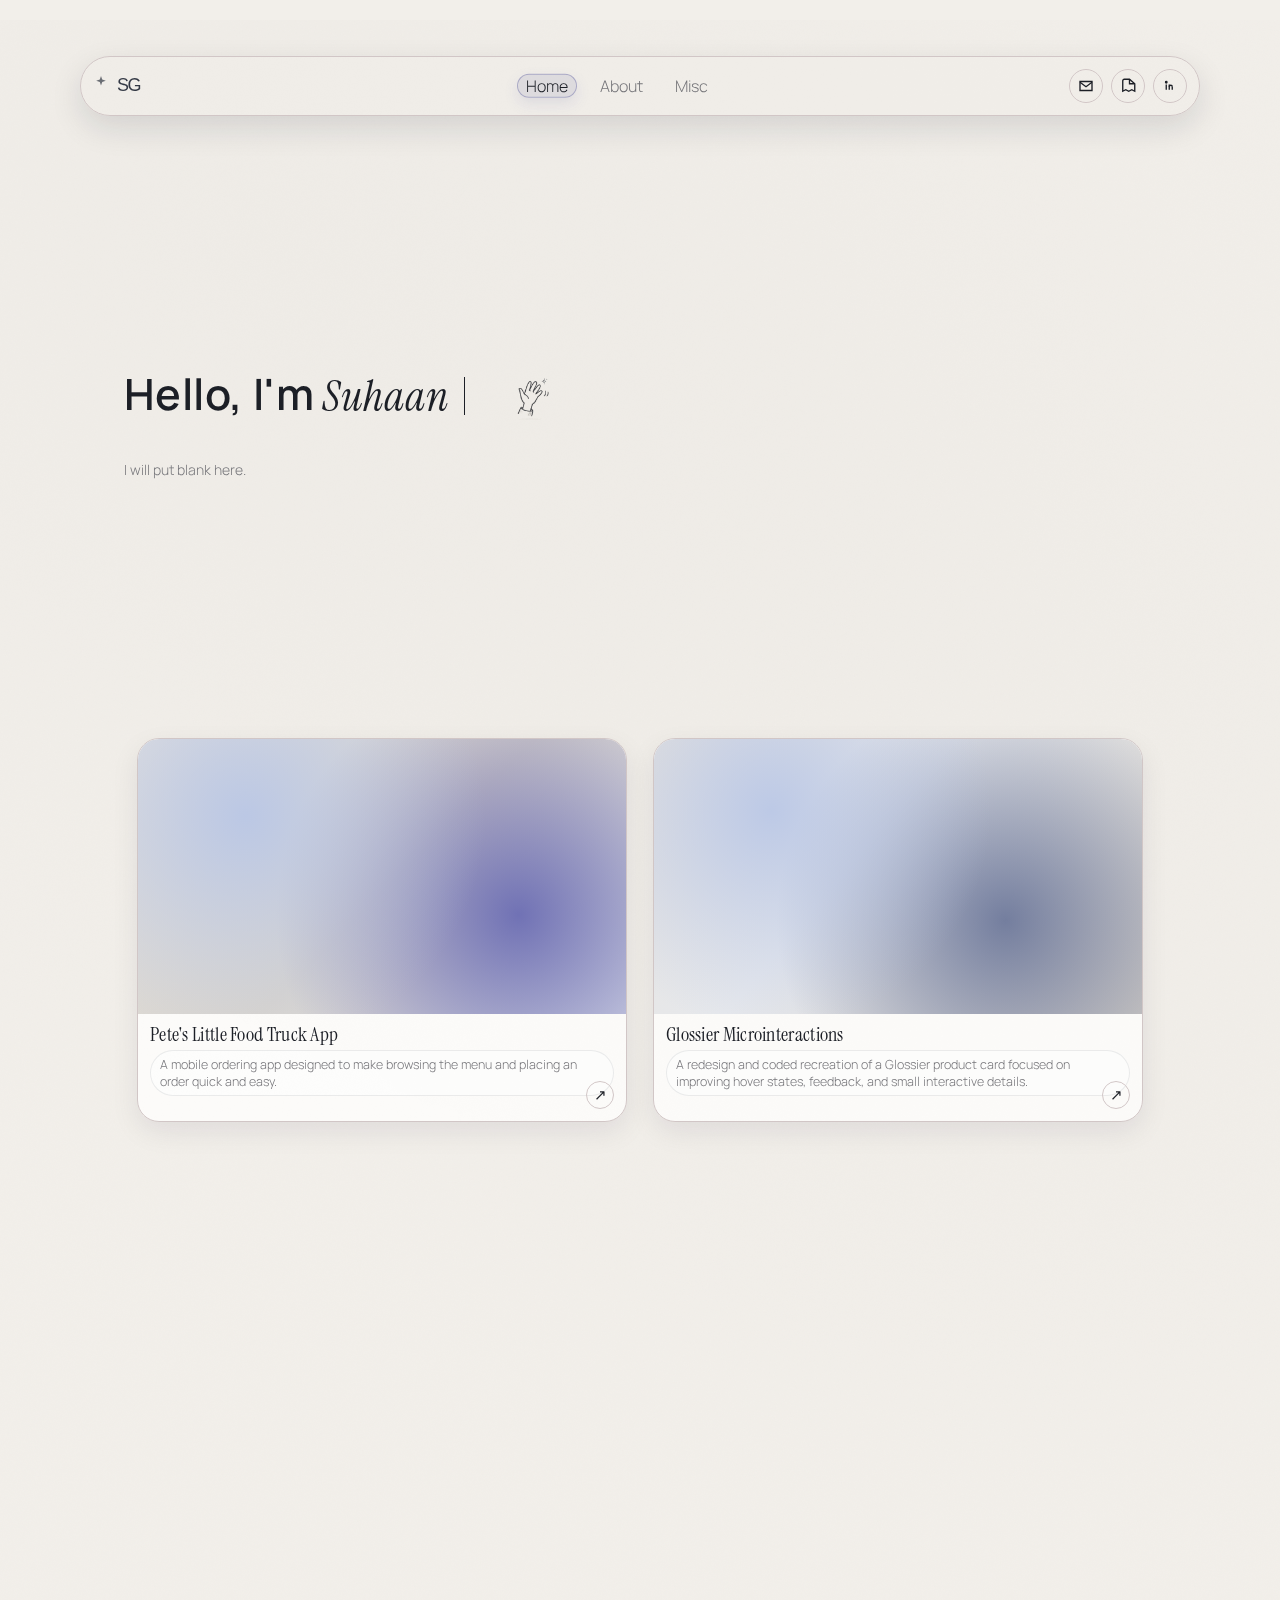
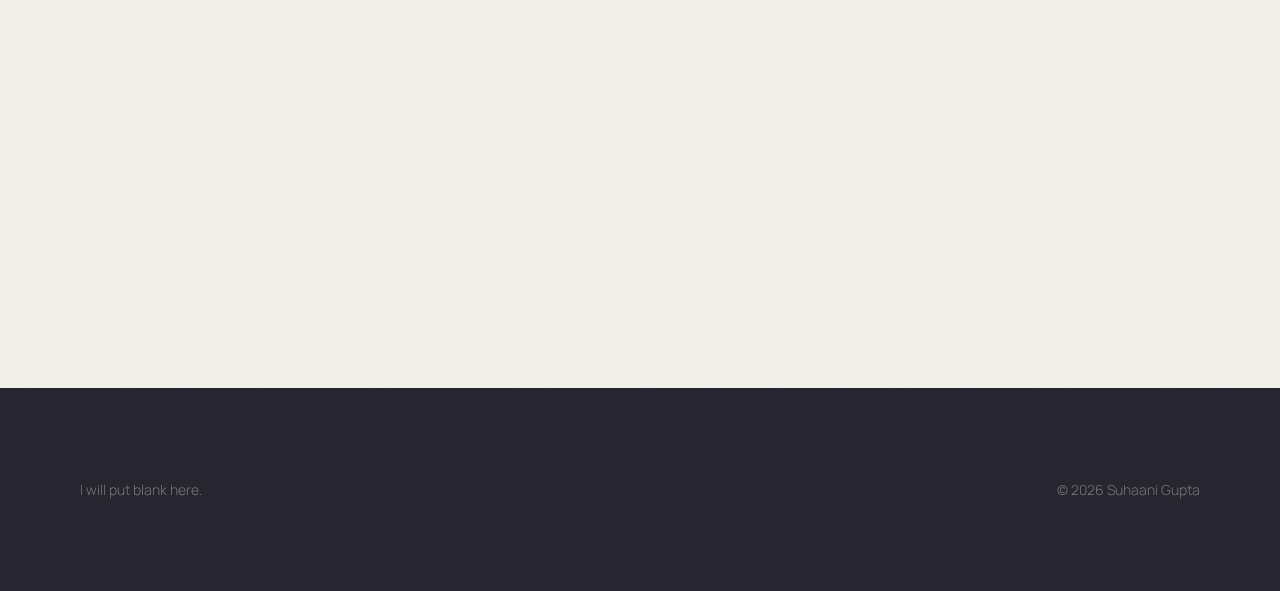
<file: index.html>
<!DOCTYPE html>
<html lang="en">
  <head>
    <meta charset="UTF-8" />
    <meta name="viewport" content="width=device-width, initial-scale=1.0" />
    <title>Suhaani Gupta | Portfolio</title>
    <link rel="preconnect" href="https://fonts.googleapis.com" />
    <link rel="preconnect" href="https://fonts.gstatic.com" crossorigin />
    <link href="https://fonts.googleapis.com/css2?family=Instrument+Serif:ital@0;1&family=Manrope:wght@300;400;500&display=swap" rel="stylesheet" />
    <link rel="stylesheet" href="styles.css" />
  </head>
  <body data-page="home">
    <nav class="floating-nav">
      <a class="logo" href="index.html" aria-label="Home">
        <svg width="72" height="28" viewBox="0 0 72 28" fill="none" xmlns="http://www.w3.org/2000/svg" aria-hidden="true">
          <path class="sparkle" d="M8 4L9.2 7.6L12.8 8.8L9.2 10L8 13.6L6.8 10L3.2 8.8L6.8 7.6L8 4Z" fill="#111827" fill-opacity=".7"/>
          <text x="24" y="19" font-family="Inter, sans-serif" font-size="18" font-weight="400" fill="#111827" letter-spacing="-1.5">SG</text>
        </svg>
      </a>
      <div class="nav-links">
        <span class="nav-indicator" aria-hidden="true"></span>
        <a class="nav-link" data-page="home" href="index.html"><span class="nav-label">Home</span></a>
        <a class="nav-link" data-page="about" href="about.html"><span class="nav-label">About</span></a>
        <a class="nav-link" data-page="misc" href="misc.html"><span class="nav-label">Misc</span></a>
      </div>
      <div class="nav-icons">
        <a class="icon-link" href="mailto:hello@suhaanigupta.com" aria-label="Email">
          <svg viewBox="0 0 24 24" fill="none" stroke="currentColor" stroke-width="1.8"><path d="M4 6h16v12H4z"/><path d="M4 7l8 6 8-6"/></svg>
        </a>
        <a class="icon-link" href="#" aria-label="Resume">
          <svg viewBox="0 0 24 24" fill="none" stroke="currentColor" stroke-width="1.8"><path d="M14 3H7a2 2 0 0 0-2 2v14l4-2 4 2 4-2 4 2V9z"/><path d="M14 3v6h6"/></svg>
        </a>
        <a class="icon-link" href="https://www.linkedin.com" target="_blank" rel="noreferrer" aria-label="LinkedIn">
          <svg viewBox="0 0 24 24" fill="none" stroke="currentColor" stroke-width="1.8"><path d="M7 10v7"/><path d="M11 10v7"/><path d="M15 13v4"/><circle cx="7" cy="7" r="1"/><path d="M11 13a2 2 0 0 1 4 0"/></svg>
        </a>
      </div>
    </nav>

    <main>
      <section class="hero home-hero reveal">
        <h1 class="home-title">
          <span class="title-manrope">Hello, I'm</span>
          <span class="title-newsreader typing-name" data-text="Suhaani Gupta"></span>
          <span class="hero-hand" aria-hidden="true"><img src="assets/hand.png" alt="" /></span>
        </h1>
        <p class="lead">I will put blank here.</p>
      </section>

      <section class="projects-grid">
        <a class="project-card reveal" href="project-1.html">
          <div class="project-media"></div>
          <div class="project-content">
            <h2 class="project-title">Pete's Little Food Truck App</h2>
            <p class="project-tag">A mobile ordering app designed to make browsing the menu and placing an order quick and easy.</p>
          </div>
          <span class="project-arrow">↗</span>
        </a>

        <a class="project-card reveal" href="project-2.html">
          <div class="project-media" style="background: radial-gradient(circle at 24% 26%, rgba(184, 198, 230, 0.9), rgba(184, 198, 230, 0) 52%), radial-gradient(circle at 72% 66%, rgba(44, 62, 117, 0.6), rgba(44, 62, 117, 0) 58%), linear-gradient(130deg, #e8e4dd 0%, #e6e8ec 42%, #d9d4cc 100%);"></div>
          <div class="project-content">
            <h2 class="project-title">Glossier Microinteractions</h2>
            <p class="project-tag"> A redesign and coded recreation of a Glossier product card focused on improving hover states, feedback, and small interactive details.</p>
          </div>
          <span class="project-arrow">↗</span>
        </a>

        <a class="project-card reveal" href="project-3.html">
          <div class="project-media" style="background: radial-gradient(circle at 30% 26%, rgba(124, 146, 198, 0.82), rgba(124, 146, 198, 0) 56%), radial-gradient(circle at 76% 68%, rgba(60, 63, 163, 0.6), rgba(60, 63, 163, 0) 58%), linear-gradient(140deg, #f2efea 0%, #d9d4cc 46%, #e6e8ec 100%);"></div>
          <div class="project-content">
            <h2 class="project-title">Redesigning Venmo</h2>
            <p class="project-tag">A redesign of the Venmo app focused on making payments and activity easier to understand and use.</p>
          </div>
          <span class="project-arrow">↗</span>
        </a>

        <a class="project-card reveal" href="project-4.html">
          <div class="project-media" style="background: radial-gradient(circle at 26% 24%, rgba(184, 198, 230, 0.86), rgba(184, 198, 230, 0) 54%), radial-gradient(circle at 76% 70%, rgba(90, 94, 158, 0.55), rgba(90, 94, 158, 0) 58%), linear-gradient(130deg, #e8e4dd 0%, #e6e8ec 36%, #d9d4cc 100%);"></div>
          <div class="project-content">
            <h2 class="project-title">Online Cookbook</h2>
            <p class="project-tag">A recipe website that stores and displays recipes using PHP and a database.</p>
          </div>
          <span class="project-arrow">↗</span>
        </a>

        

        <a class="project-card reveal" href="project-6.html">
          <div class="project-media" style="background: radial-gradient(circle at 24% 28%, rgba(31, 58, 138, 0.52), rgba(31, 58, 138, 0) 54%), radial-gradient(circle at 78% 68%, rgba(124, 146, 198, 0.56), rgba(124, 146, 198, 0) 58%), linear-gradient(120deg, #e6e8ec 0%, #e8e4dd 40%, #d9d4cc 100%);"></div>
          <div class="project-content">
            <h2 class="project-title">Cat Zodiac Sign</h2>
            <p class="project-tag">A fun interactive website that matches your cat’s personality to a zodiac sign.</p>
          </div>
          <span class="project-arrow">↗</span>
        </a>
      </section>
    </main>

    <footer>
      <span>I will put blank here.</span>
      <span>© 2026 Suhaani Gupta</span>
    </footer>

    <div class="cursor-label">View Case Study</div>
    <script src="script.js"></script>
  </body>
</html>
</file>
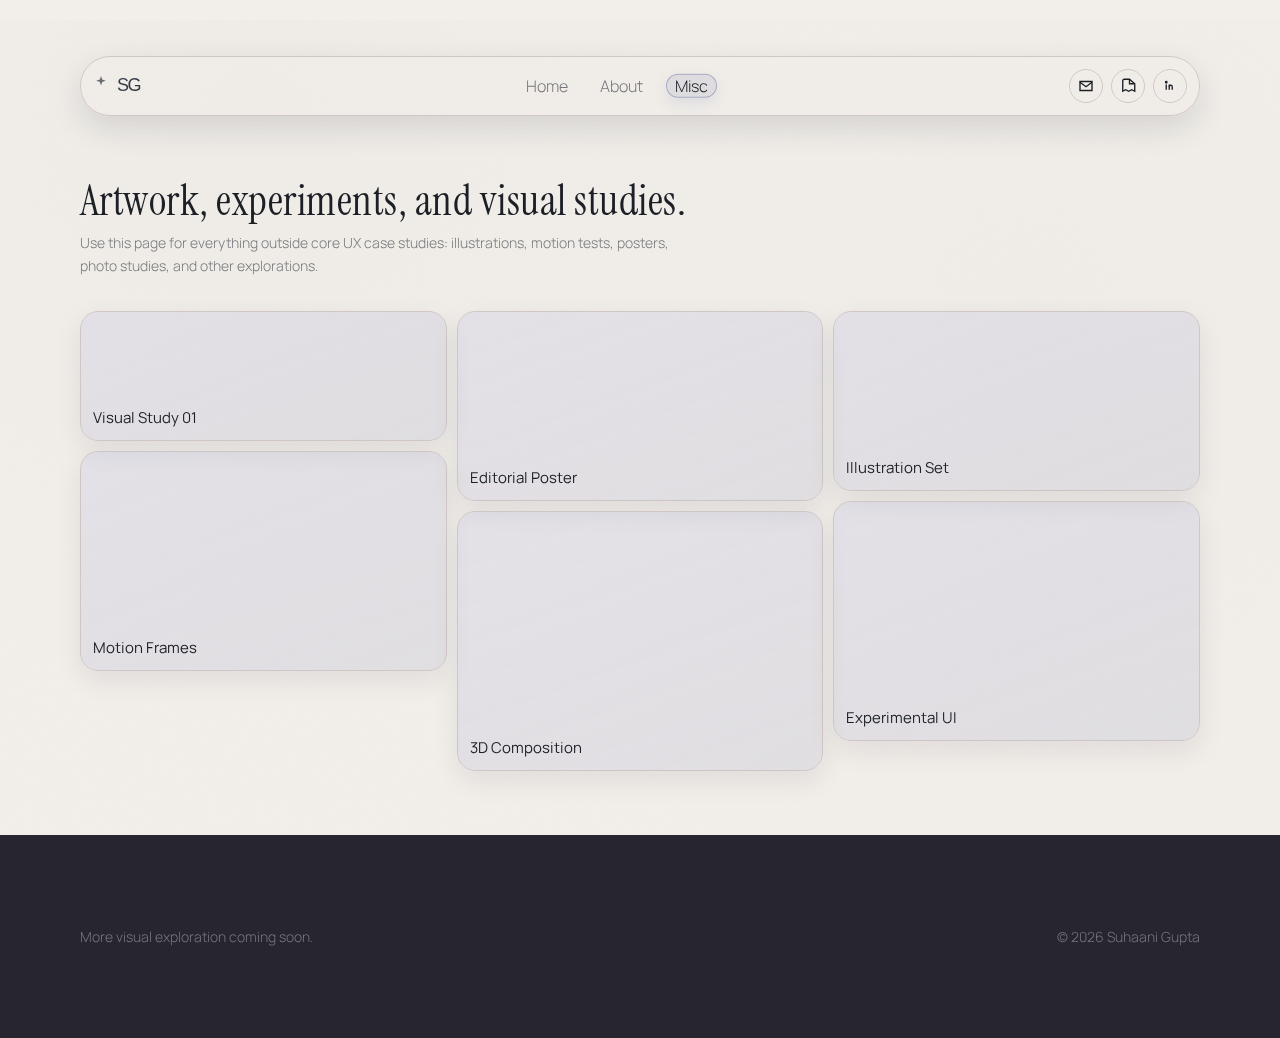
<file: misc.html>
<!DOCTYPE html>
<html lang="en">
  <head>
    <meta charset="UTF-8" />
    <meta name="viewport" content="width=device-width, initial-scale=1.0" />
    <title>Misc Work | Suhaani Gupta</title>
    <link rel="preconnect" href="https://fonts.googleapis.com" />
    <link rel="preconnect" href="https://fonts.gstatic.com" crossorigin />
    <link href="https://fonts.googleapis.com/css2?family=Instrument+Serif:ital@0;1&family=Manrope:wght@300;400;500&display=swap" rel="stylesheet" />
    <link rel="stylesheet" href="styles.css" />
  </head>
  <body data-page="misc">
    <nav class="floating-nav">
      <a class="logo" href="index.html" aria-label="Home">
        <svg width="72" height="28" viewBox="0 0 72 28" fill="none" xmlns="http://www.w3.org/2000/svg" aria-hidden="true">
          <path class="sparkle" d="M8 4L9.2 7.6L12.8 8.8L9.2 10L8 13.6L6.8 10L3.2 8.8L6.8 7.6L8 4Z" fill="#111827" fill-opacity=".7"/>
          <text x="24" y="19" font-family="Inter, sans-serif" font-size="18" font-weight="400" fill="#111827" letter-spacing="-1.5">SG</text>
        </svg>
      </a>
      <div class="nav-links">
        <span class="nav-indicator" aria-hidden="true"></span>
        <a class="nav-link" data-page="home" href="index.html"><span class="nav-label">Home</span></a>
        <a class="nav-link" data-page="about" href="about.html"><span class="nav-label">About</span></a>
        <a class="nav-link" data-page="misc" href="misc.html"><span class="nav-label">Misc</span></a>
      </div>
      <div class="nav-icons">
        <a class="icon-link" href="mailto:hello@suhaanigupta.com" aria-label="Email"><svg viewBox="0 0 24 24" fill="none" stroke="currentColor" stroke-width="1.8"><path d="M4 6h16v12H4z"/><path d="M4 7l8 6 8-6"/></svg></a>
        <a class="icon-link" href="#" aria-label="Resume"><svg viewBox="0 0 24 24" fill="none" stroke="currentColor" stroke-width="1.8"><path d="M14 3H7a2 2 0 0 0-2 2v14l4-2 4 2 4-2 4 2V9z"/><path d="M14 3v6h6"/></svg></a>
        <a class="icon-link" href="https://www.linkedin.com" target="_blank" rel="noreferrer" aria-label="LinkedIn"><svg viewBox="0 0 24 24" fill="none" stroke="currentColor" stroke-width="1.8"><path d="M7 10v7"/><path d="M11 10v7"/><path d="M15 13v4"/><circle cx="7" cy="7" r="1"/><path d="M11 13a2 2 0 0 1 4 0"/></svg></a>
      </div>
    </nav>

    <main>
      <section class="hero reveal">
        <h1>Artwork, experiments, and visual studies.</h1>
        <p class="lead">Use this page for everything outside core UX case studies: illustrations, motion tests, posters, photo studies, and other explorations.</p>
      </section>

      <section class="misc-grid">
        <article class="misc-item reveal"><strong>Visual Study 01</strong></article>
        <article class="misc-item reveal" style="min-height:220px;"><strong>Motion Frames</strong></article>
        <article class="misc-item reveal" style="min-height:190px;"><strong>Editorial Poster</strong></article>
        <article class="misc-item reveal" style="min-height:260px;"><strong>3D Composition</strong></article>
        <article class="misc-item reveal" style="min-height:180px;"><strong>Illustration Set</strong></article>
        <article class="misc-item reveal" style="min-height:240px;"><strong>Experimental UI</strong></article>
      </section>
    </main>

    <footer>
      <span>More visual exploration coming soon.</span>
      <span>© 2026 Suhaani Gupta</span>
    </footer>

    <script src="script.js"></script>
  </body>
</html>
</file>
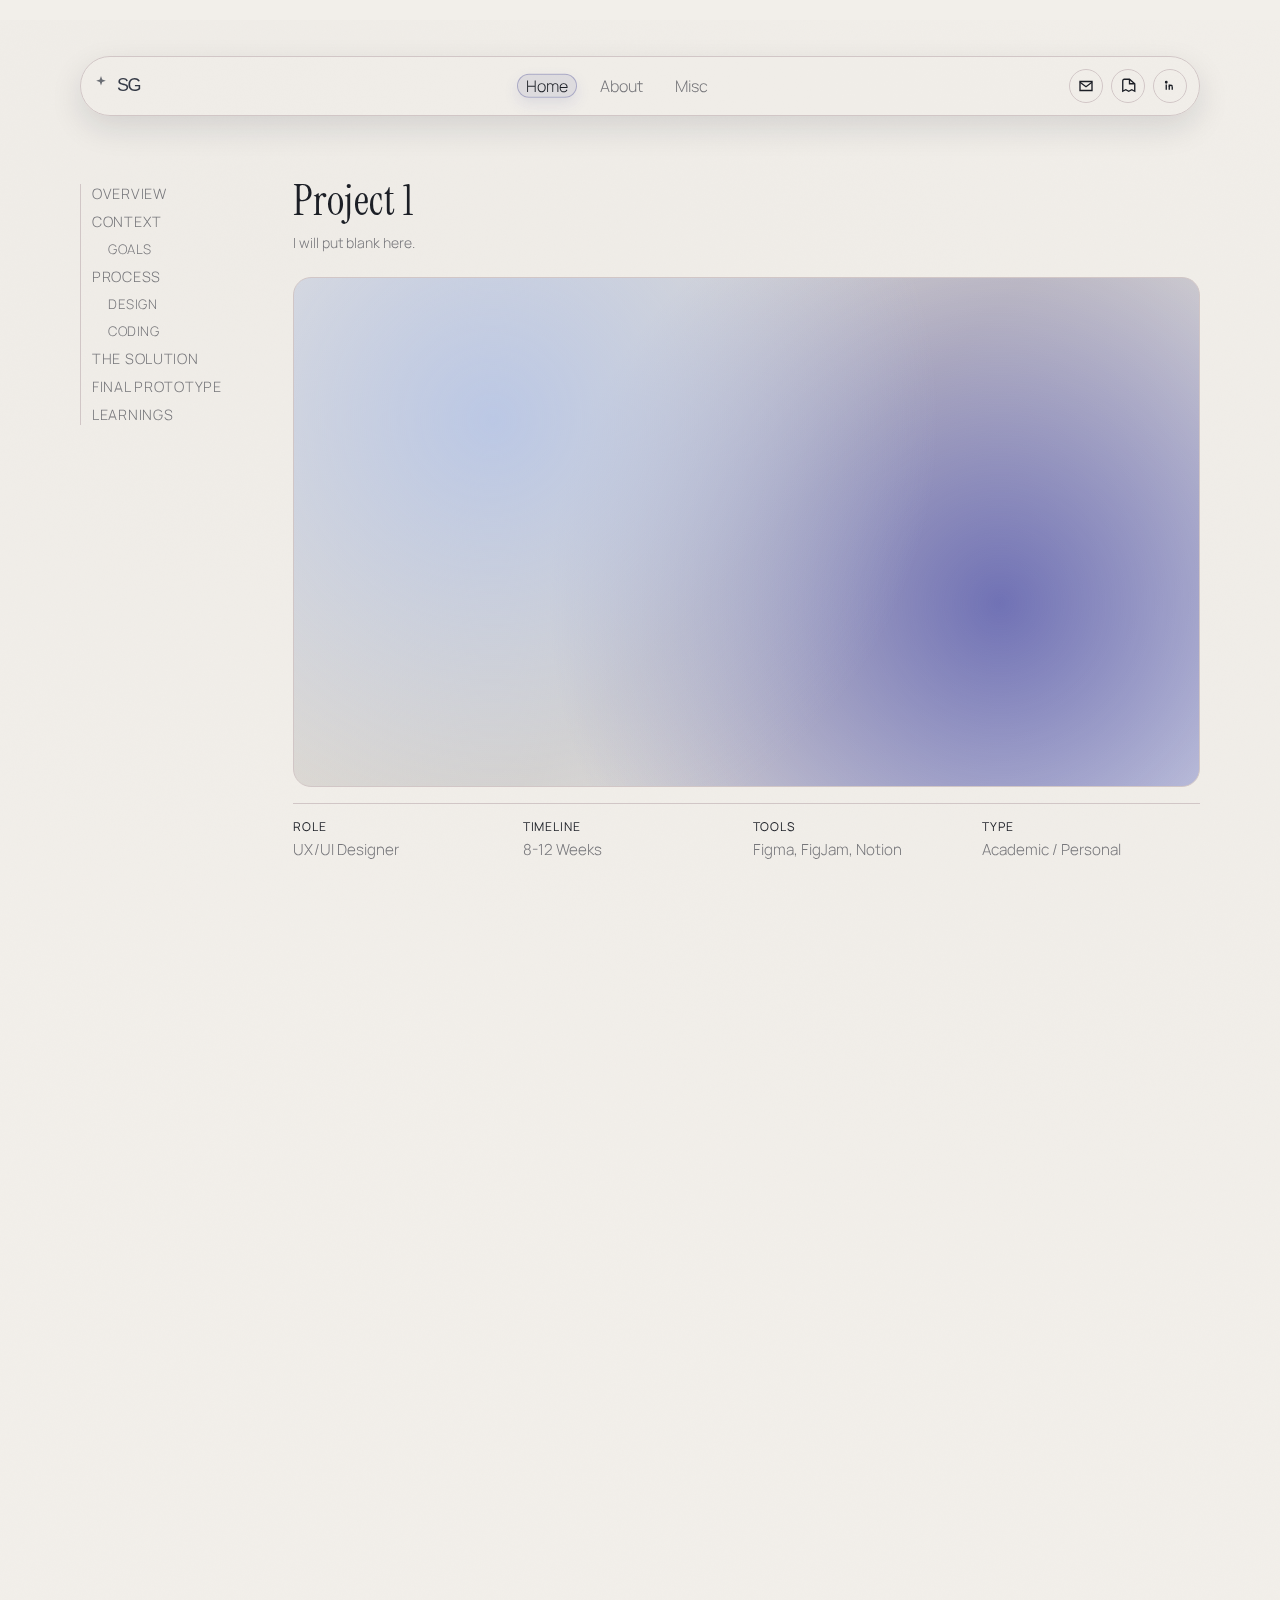
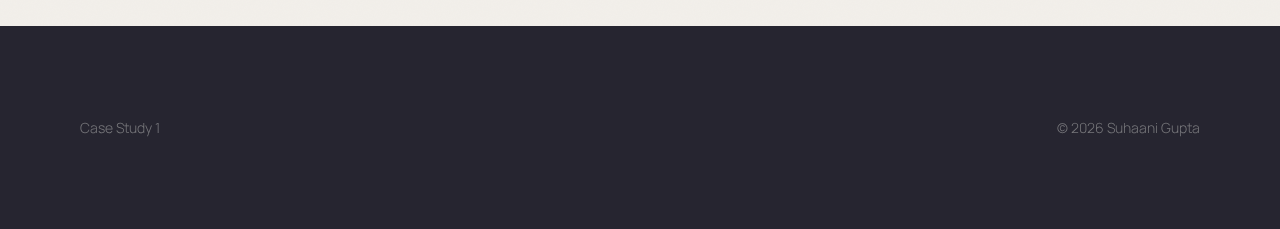
<file: project-1.html>
<!DOCTYPE html>
<html lang="en">
  <head>
    <meta charset="UTF-8" />
    <meta name="viewport" content="width=device-width, initial-scale=1.0" />
    <title>Project 1 | Suhaani Gupta</title>
    <link rel="preconnect" href="https://fonts.googleapis.com" />
    <link rel="preconnect" href="https://fonts.gstatic.com" crossorigin />
    <link href="https://fonts.googleapis.com/css2?family=Instrument+Serif:ital@0;1&family=Manrope:wght@300;400;500&display=swap" rel="stylesheet" />
    <link rel="stylesheet" href="styles.css" />
  </head>
  <body data-page="home">
    <nav class="floating-nav">
      <a class="logo" href="index.html" aria-label="Home">
        <svg width="72" height="28" viewBox="0 0 72 28" fill="none" xmlns="http://www.w3.org/2000/svg" aria-hidden="true">
          <path class="sparkle" d="M8 4L9.2 7.6L12.8 8.8L9.2 10L8 13.6L6.8 10L3.2 8.8L6.8 7.6L8 4Z" fill="#111827" fill-opacity=".7"/>
          <text x="24" y="19" font-family="Inter, sans-serif" font-size="18" font-weight="400" fill="#111827" letter-spacing="-1.5">SG</text>
        </svg>
      </a>
      <div class="nav-links">
        <span class="nav-indicator" aria-hidden="true"></span>
        <a class="nav-link" data-page="home" href="index.html"><span class="nav-label">Home</span></a>
        <a class="nav-link" data-page="about" href="about.html"><span class="nav-label">About</span></a>
        <a class="nav-link" data-page="misc" href="misc.html"><span class="nav-label">Misc</span></a>
      </div>
      <div class="nav-icons">
        <a class="icon-link" href="mailto:hello@suhaanigupta.com" aria-label="Email"><svg viewBox="0 0 24 24" fill="none" stroke="currentColor" stroke-width="1.8"><path d="M4 6h16v12H4z"/><path d="M4 7l8 6 8-6"/></svg></a>
        <a class="icon-link" href="#" aria-label="Resume"><svg viewBox="0 0 24 24" fill="none" stroke="currentColor" stroke-width="1.8"><path d="M14 3H7a2 2 0 0 0-2 2v14l4-2 4 2 4-2 4 2V9z"/><path d="M14 3v6h6"/></svg></a>
        <a class="icon-link" href="https://www.linkedin.com" target="_blank" rel="noreferrer" aria-label="LinkedIn"><svg viewBox="0 0 24 24" fill="none" stroke="currentColor" stroke-width="1.8"><path d="M7 10v7"/><path d="M11 10v7"/><path d="M15 13v4"/><circle cx="7" cy="7" r="1"/><path d="M11 13a2 2 0 0 1 4 0"/></svg></a>
      </div>
    </nav>

    <main>
      <div class="case-layout">
        <aside class="case-toc reveal" aria-label="Case study sections">
          <a href="#overview">Overview</a>
          <a href="#context">Context</a>
          <a class="toc-subitem" href="#goals">Goals</a>
          <a href="#process">Process</a>
          <a class="toc-subitem" href="#design">Design</a>
          <a class="toc-subitem" href="#coding">Coding</a>
          <a href="#solution">The Solution</a>
          <a href="#prototype">Final Prototype</a>
          <a href="#learnings">Learnings</a>
        </aside>

        <div class="case-content">
      <section id="overview" class="hero reveal">
        <h1>Project 1</h1>
        <p class="lead">I will put blank here.</p>
      </section>

      <section id="context" class="case-hero reveal">
        <div class="project-media case-cover"></div>
        <aside class="case-meta">
          <p><strong>Role</strong>UX/UI Designer</p>
          <p><strong>Timeline</strong>8-12 Weeks</p>
          <p><strong>Tools</strong>Figma, FigJam, Notion</p>
          <p><strong>Type</strong>Academic / Personal</p>
        </aside>
      </section>

            <section id="overview-details" class="case-section reveal">
        <h2>Overview</h2>
        <div class="case-block">
          <h3 id="goals" class="case-subsection">Goals</h3>
          <p>I will put blank here.</p>
        </div>
      </section>

      <section id="process" class="case-section reveal">
        <h2>Process</h2>
        <div class="case-block">
          <div class="case-subsection-wrap">
            <h3 id="design" class="case-subsection">Design</h3>
            <p>I will put blank here.</p>
          </div>
          <div class="case-subsection-wrap">
            <h3 id="coding" class="case-subsection">Coding</h3>
            <p>I will put blank here.</p>
          </div>
        </div>
      </section>

      <section id="solution" class="case-section reveal">
        <h2>The Solution</h2>
        <div class="case-block"><p>I will put blank here.</p></div>
      </section>

      <section id="prototype" class="case-section reveal">
        <h2>Final Prototype</h2>
        <div class="case-block"><p>I will put blank here.</p></div>
      </section>

      <section id="learnings" class="case-section reveal">
        <h2>Learnings</h2>
        <div class="case-block"><p>I will put blank here.</p></div>
      </section>

      <nav class="case-nav reveal">

        <a href="project-6.html">Previous Project</a>
        <a href="index.html">Back to Home</a>
        <a href="project-2.html">Next Project</a>
      </nav>
        </div>
      </div>
    </main>

    <footer>
      <span>Case Study 1</span>
      <span>© 2026 Suhaani Gupta</span>
    </footer>

    <script src="script.js"></script>
  </body>
</html>
</file>
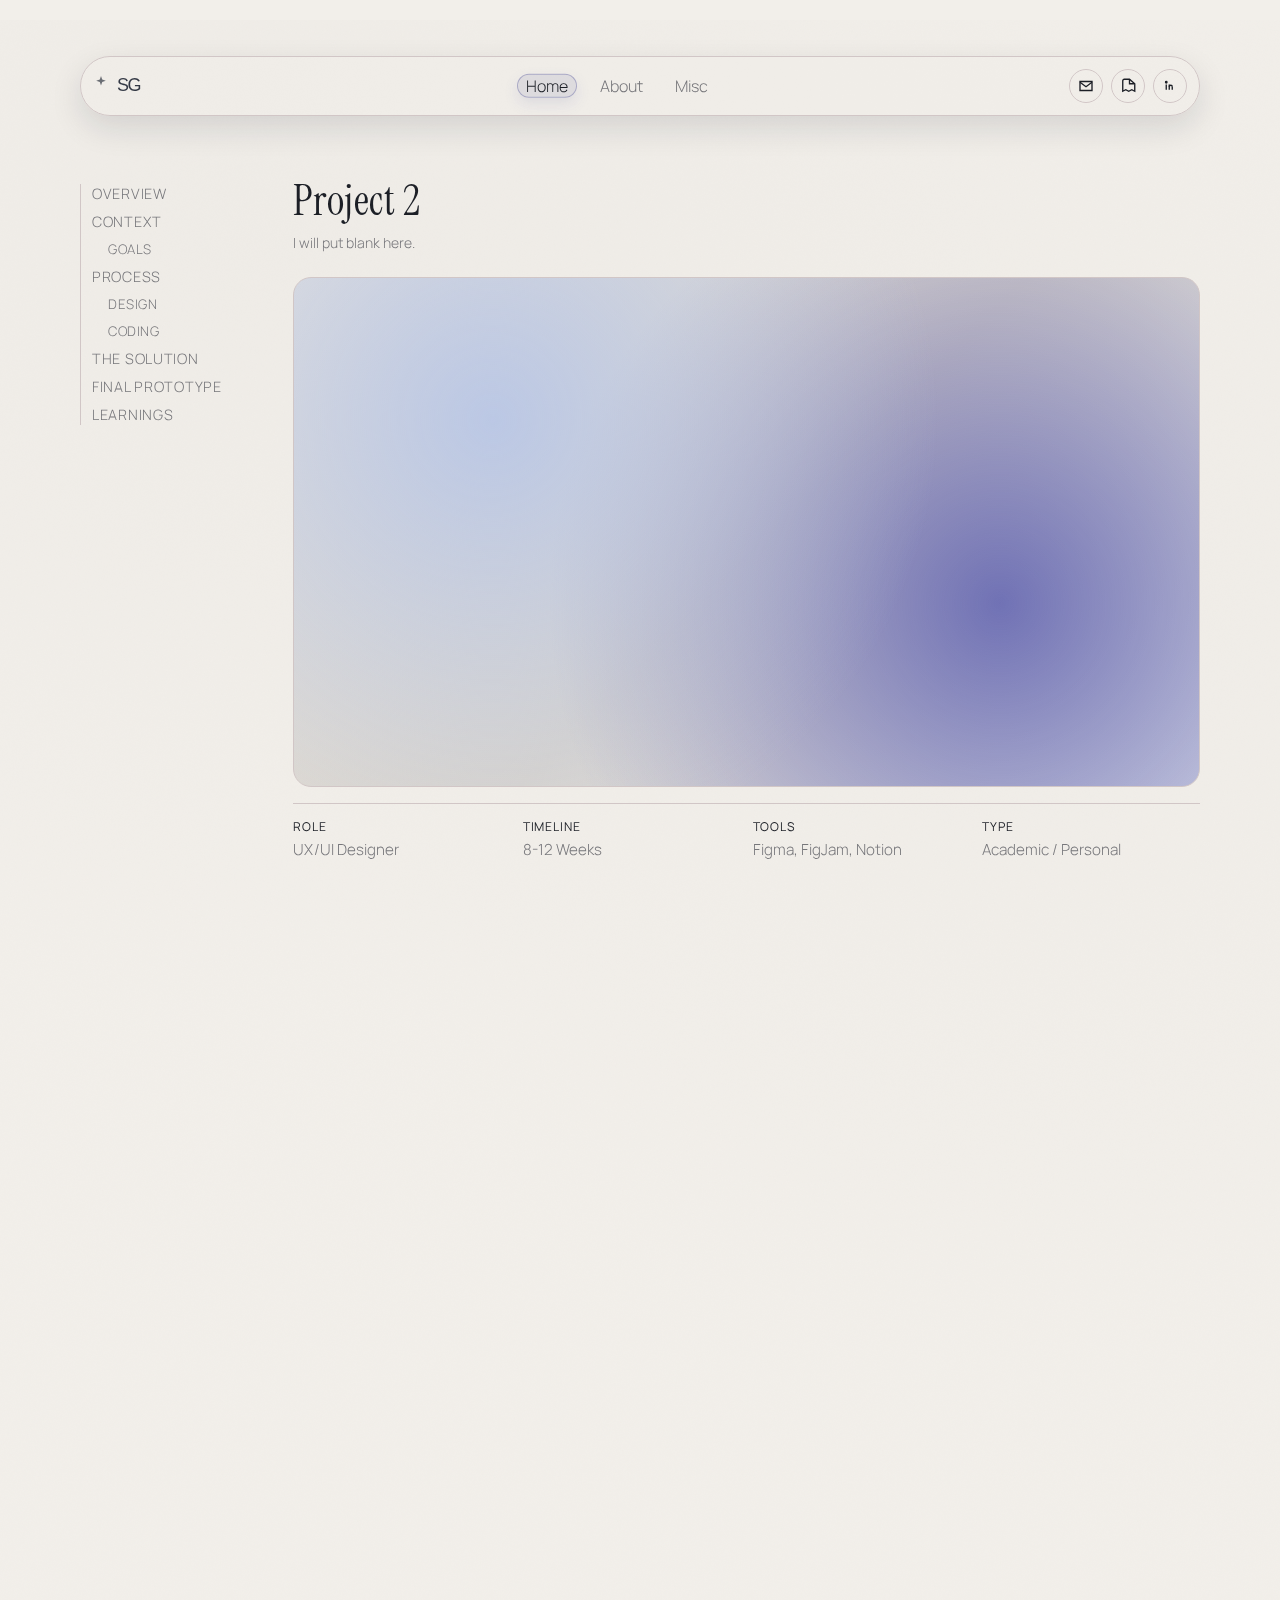
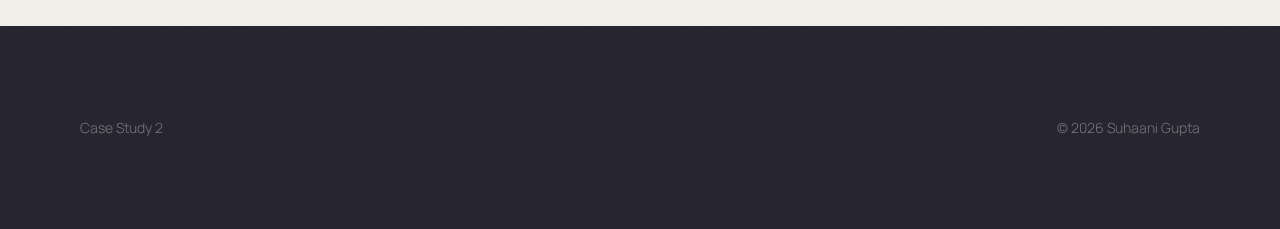
<file: project-2.html>
<!DOCTYPE html>
<html lang="en">
  <head>
    <meta charset="UTF-8" />
    <meta name="viewport" content="width=device-width, initial-scale=1.0" />
    <title>Project 2 | Suhaani Gupta</title>
    <link rel="preconnect" href="https://fonts.googleapis.com" />
    <link rel="preconnect" href="https://fonts.gstatic.com" crossorigin />
    <link href="https://fonts.googleapis.com/css2?family=Instrument+Serif:ital@0;1&family=Manrope:wght@300;400;500&display=swap" rel="stylesheet" />
    <link rel="stylesheet" href="styles.css" />
  </head>
  <body data-page="home">
    <nav class="floating-nav">
      <a class="logo" href="index.html" aria-label="Home">
        <svg width="72" height="28" viewBox="0 0 72 28" fill="none" xmlns="http://www.w3.org/2000/svg" aria-hidden="true">
          <path class="sparkle" d="M8 4L9.2 7.6L12.8 8.8L9.2 10L8 13.6L6.8 10L3.2 8.8L6.8 7.6L8 4Z" fill="#111827" fill-opacity=".7"/>
          <text x="24" y="19" font-family="Inter, sans-serif" font-size="18" font-weight="400" fill="#111827" letter-spacing="-1.5">SG</text>
        </svg>
      </a>
      <div class="nav-links">
        <span class="nav-indicator" aria-hidden="true"></span>
        <a class="nav-link" data-page="home" href="index.html"><span class="nav-label">Home</span></a>
        <a class="nav-link" data-page="about" href="about.html"><span class="nav-label">About</span></a>
        <a class="nav-link" data-page="misc" href="misc.html"><span class="nav-label">Misc</span></a>
      </div>
      <div class="nav-icons">
        <a class="icon-link" href="mailto:hello@suhaanigupta.com" aria-label="Email"><svg viewBox="0 0 24 24" fill="none" stroke="currentColor" stroke-width="1.8"><path d="M4 6h16v12H4z"/><path d="M4 7l8 6 8-6"/></svg></a>
        <a class="icon-link" href="#" aria-label="Resume"><svg viewBox="0 0 24 24" fill="none" stroke="currentColor" stroke-width="1.8"><path d="M14 3H7a2 2 0 0 0-2 2v14l4-2 4 2 4-2 4 2V9z"/><path d="M14 3v6h6"/></svg></a>
        <a class="icon-link" href="https://www.linkedin.com" target="_blank" rel="noreferrer" aria-label="LinkedIn"><svg viewBox="0 0 24 24" fill="none" stroke="currentColor" stroke-width="1.8"><path d="M7 10v7"/><path d="M11 10v7"/><path d="M15 13v4"/><circle cx="7" cy="7" r="1"/><path d="M11 13a2 2 0 0 1 4 0"/></svg></a>
      </div>
    </nav>

    <main>
      <div class="case-layout">
        <aside class="case-toc reveal" aria-label="Case study sections">
          <a href="#overview">Overview</a>
          <a href="#context">Context</a>
          <a class="toc-subitem" href="#goals">Goals</a>
          <a href="#process">Process</a>
          <a class="toc-subitem" href="#design">Design</a>
          <a class="toc-subitem" href="#coding">Coding</a>
          <a href="#solution">The Solution</a>
          <a href="#prototype">Final Prototype</a>
          <a href="#learnings">Learnings</a>
        </aside>

        <div class="case-content">
      <section id="overview" class="hero reveal">
        <h1>Project 2</h1>
        <p class="lead">I will put blank here.</p>
      </section>

      <section id="context" class="case-hero reveal">
        <div class="project-media case-cover"></div>
        <aside class="case-meta">
          <p><strong>Role</strong>UX/UI Designer</p>
          <p><strong>Timeline</strong>8-12 Weeks</p>
          <p><strong>Tools</strong>Figma, FigJam, Notion</p>
          <p><strong>Type</strong>Academic / Personal</p>
        </aside>
      </section>

            <section id="overview-details" class="case-section reveal">
        <h2>Overview</h2>
        <div class="case-block">
          <h3 id="goals" class="case-subsection">Goals</h3>
          <p>I will put blank here.</p>
        </div>
      </section>

      <section id="process" class="case-section reveal">
        <h2>Process</h2>
        <div class="case-block">
          <div class="case-subsection-wrap">
            <h3 id="design" class="case-subsection">Design</h3>
            <p>I will put blank here.</p>
          </div>
          <div class="case-subsection-wrap">
            <h3 id="coding" class="case-subsection">Coding</h3>
            <p>I will put blank here.</p>
          </div>
        </div>
      </section>

      <section id="solution" class="case-section reveal">
        <h2>The Solution</h2>
        <div class="case-block"><p>I will put blank here.</p></div>
      </section>

      <section id="prototype" class="case-section reveal">
        <h2>Final Prototype</h2>
        <div class="case-block"><p>I will put blank here.</p></div>
      </section>

      <section id="learnings" class="case-section reveal">
        <h2>Learnings</h2>
        <div class="case-block"><p>I will put blank here.</p></div>
      </section>

      <nav class="case-nav reveal">

        <a href="project-1.html">Previous Project</a>
        <a href="index.html">Back to Home</a>
        <a href="project-3.html">Next Project</a>
      </nav>
        </div>
      </div>
    </main>

    <footer>
      <span>Case Study 2</span>
      <span>© 2026 Suhaani Gupta</span>
    </footer>

    <script src="script.js"></script>
  </body>
</html>
</file>
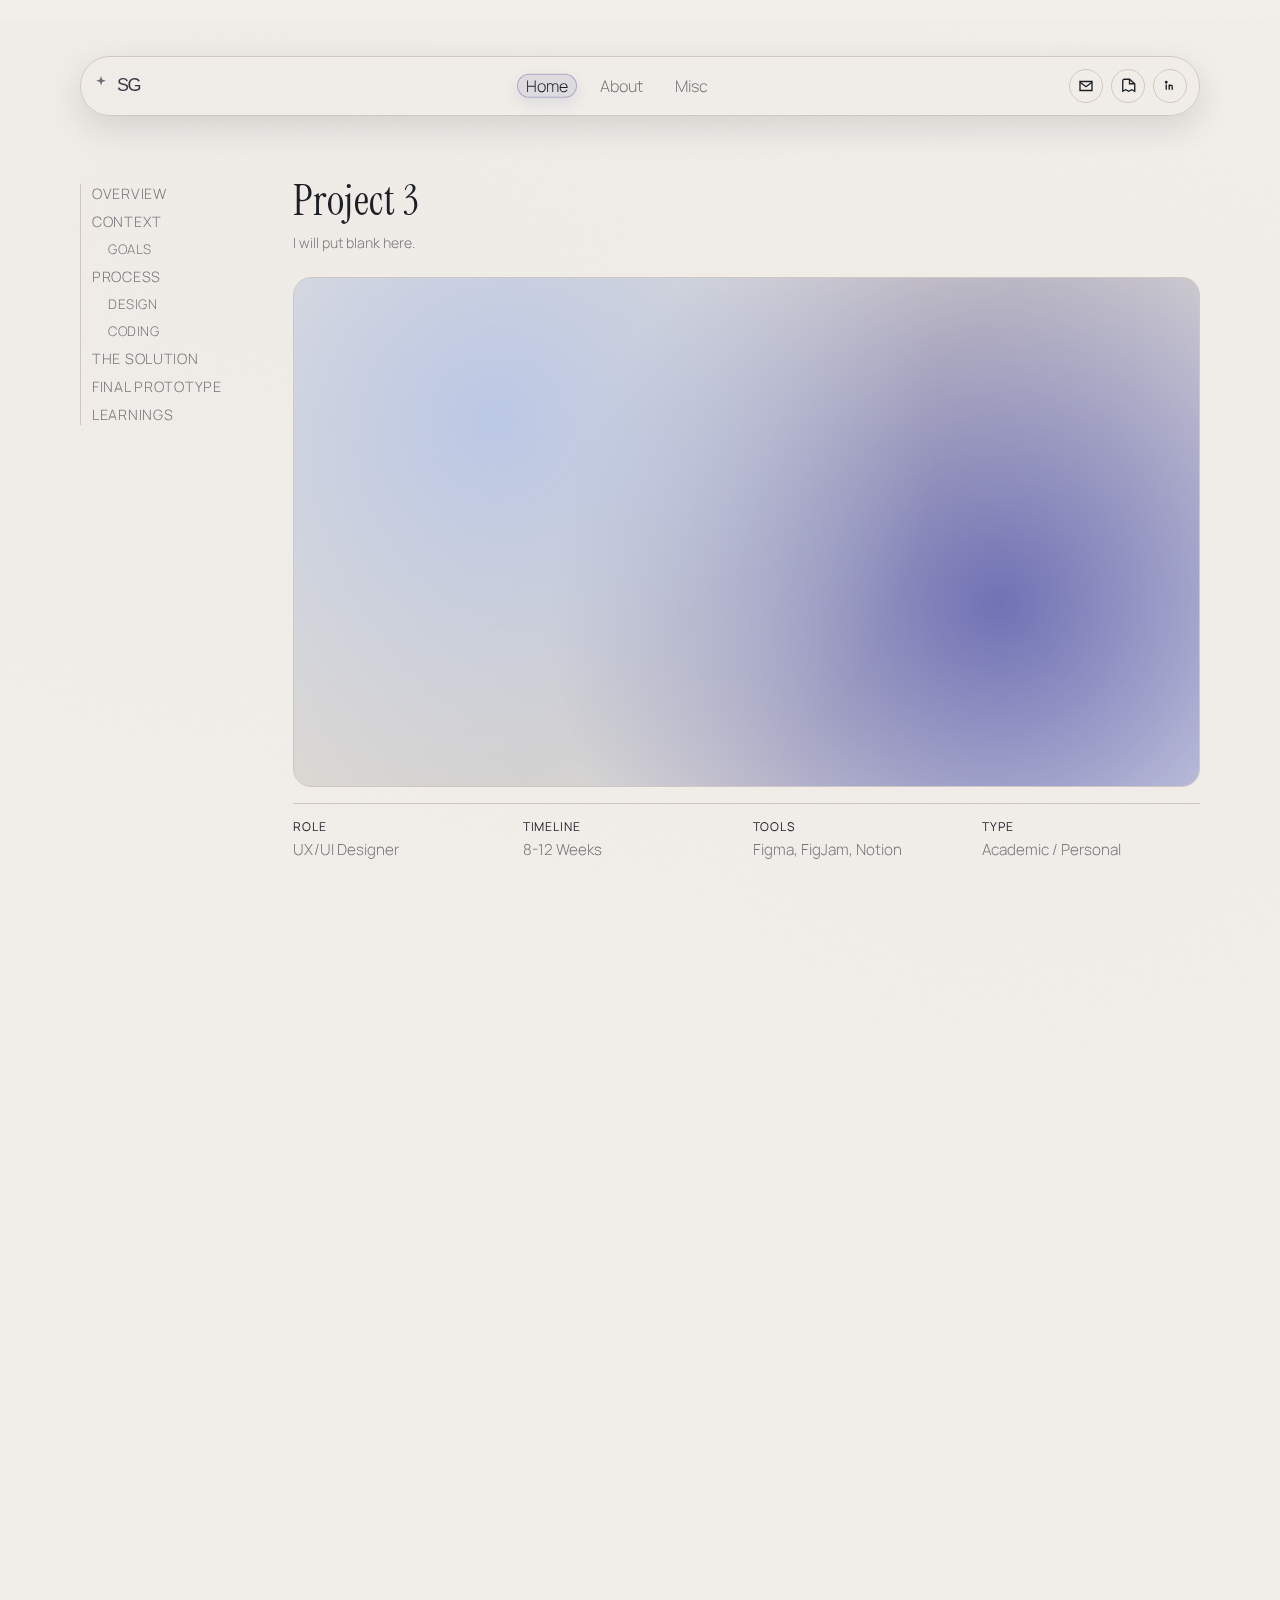
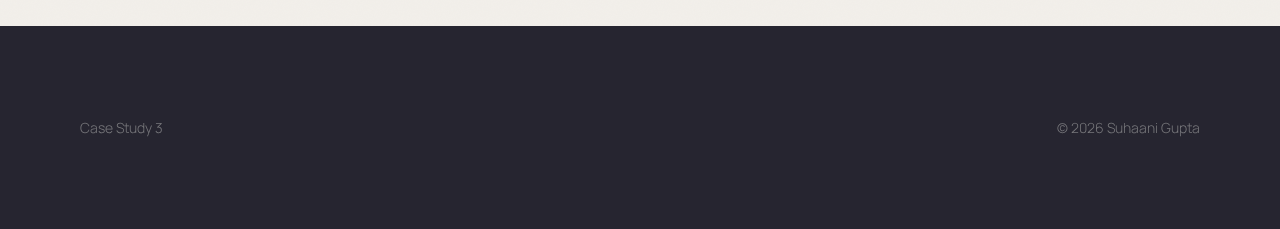
<file: project-3.html>
<!DOCTYPE html>
<html lang="en">
  <head>
    <meta charset="UTF-8" />
    <meta name="viewport" content="width=device-width, initial-scale=1.0" />
    <title>Project 3 | Suhaani Gupta</title>
    <link rel="preconnect" href="https://fonts.googleapis.com" />
    <link rel="preconnect" href="https://fonts.gstatic.com" crossorigin />
    <link href="https://fonts.googleapis.com/css2?family=Instrument+Serif:ital@0;1&family=Manrope:wght@300;400;500&display=swap" rel="stylesheet" />
    <link rel="stylesheet" href="styles.css" />
  </head>
  <body data-page="home">
    <nav class="floating-nav">
      <a class="logo" href="index.html" aria-label="Home">
        <svg width="72" height="28" viewBox="0 0 72 28" fill="none" xmlns="http://www.w3.org/2000/svg" aria-hidden="true">
          <path class="sparkle" d="M8 4L9.2 7.6L12.8 8.8L9.2 10L8 13.6L6.8 10L3.2 8.8L6.8 7.6L8 4Z" fill="#111827" fill-opacity=".7"/>
          <text x="24" y="19" font-family="Inter, sans-serif" font-size="18" font-weight="400" fill="#111827" letter-spacing="-1.5">SG</text>
        </svg>
      </a>
      <div class="nav-links">
        <span class="nav-indicator" aria-hidden="true"></span>
        <a class="nav-link" data-page="home" href="index.html"><span class="nav-label">Home</span></a>
        <a class="nav-link" data-page="about" href="about.html"><span class="nav-label">About</span></a>
        <a class="nav-link" data-page="misc" href="misc.html"><span class="nav-label">Misc</span></a>
      </div>
      <div class="nav-icons">
        <a class="icon-link" href="mailto:hello@suhaanigupta.com" aria-label="Email"><svg viewBox="0 0 24 24" fill="none" stroke="currentColor" stroke-width="1.8"><path d="M4 6h16v12H4z"/><path d="M4 7l8 6 8-6"/></svg></a>
        <a class="icon-link" href="#" aria-label="Resume"><svg viewBox="0 0 24 24" fill="none" stroke="currentColor" stroke-width="1.8"><path d="M14 3H7a2 2 0 0 0-2 2v14l4-2 4 2 4-2 4 2V9z"/><path d="M14 3v6h6"/></svg></a>
        <a class="icon-link" href="https://www.linkedin.com" target="_blank" rel="noreferrer" aria-label="LinkedIn"><svg viewBox="0 0 24 24" fill="none" stroke="currentColor" stroke-width="1.8"><path d="M7 10v7"/><path d="M11 10v7"/><path d="M15 13v4"/><circle cx="7" cy="7" r="1"/><path d="M11 13a2 2 0 0 1 4 0"/></svg></a>
      </div>
    </nav>

    <main>
      <div class="case-layout">
        <aside class="case-toc reveal" aria-label="Case study sections">
          <a href="#overview">Overview</a>
          <a href="#context">Context</a>
          <a class="toc-subitem" href="#goals">Goals</a>
          <a href="#process">Process</a>
          <a class="toc-subitem" href="#design">Design</a>
          <a class="toc-subitem" href="#coding">Coding</a>
          <a href="#solution">The Solution</a>
          <a href="#prototype">Final Prototype</a>
          <a href="#learnings">Learnings</a>
        </aside>

        <div class="case-content">
      <section id="overview" class="hero reveal">
        <h1>Project 3</h1>
        <p class="lead">I will put blank here.</p>
      </section>

      <section id="context" class="case-hero reveal">
        <div class="project-media case-cover"></div>
        <aside class="case-meta">
          <p><strong>Role</strong>UX/UI Designer</p>
          <p><strong>Timeline</strong>8-12 Weeks</p>
          <p><strong>Tools</strong>Figma, FigJam, Notion</p>
          <p><strong>Type</strong>Academic / Personal</p>
        </aside>
      </section>

            <section id="overview-details" class="case-section reveal">
        <h2>Overview</h2>
        <div class="case-block">
          <h3 id="goals" class="case-subsection">Goals</h3>
          <p>I will put blank here.</p>
        </div>
      </section>

      <section id="process" class="case-section reveal">
        <h2>Process</h2>
        <div class="case-block">
          <div class="case-subsection-wrap">
            <h3 id="design" class="case-subsection">Design</h3>
            <p>I will put blank here.</p>
          </div>
          <div class="case-subsection-wrap">
            <h3 id="coding" class="case-subsection">Coding</h3>
            <p>I will put blank here.</p>
          </div>
        </div>
      </section>

      <section id="solution" class="case-section reveal">
        <h2>The Solution</h2>
        <div class="case-block"><p>I will put blank here.</p></div>
      </section>

      <section id="prototype" class="case-section reveal">
        <h2>Final Prototype</h2>
        <div class="case-block"><p>I will put blank here.</p></div>
      </section>

      <section id="learnings" class="case-section reveal">
        <h2>Learnings</h2>
        <div class="case-block"><p>I will put blank here.</p></div>
      </section>

      <nav class="case-nav reveal">

        <a href="project-2.html">Previous Project</a>
        <a href="index.html">Back to Home</a>
        <a href="project-4.html">Next Project</a>
      </nav>
        </div>
      </div>
    </main>

    <footer>
      <span>Case Study 3</span>
      <span>© 2026 Suhaani Gupta</span>
    </footer>

    <script src="script.js"></script>
  </body>
</html>
</file>
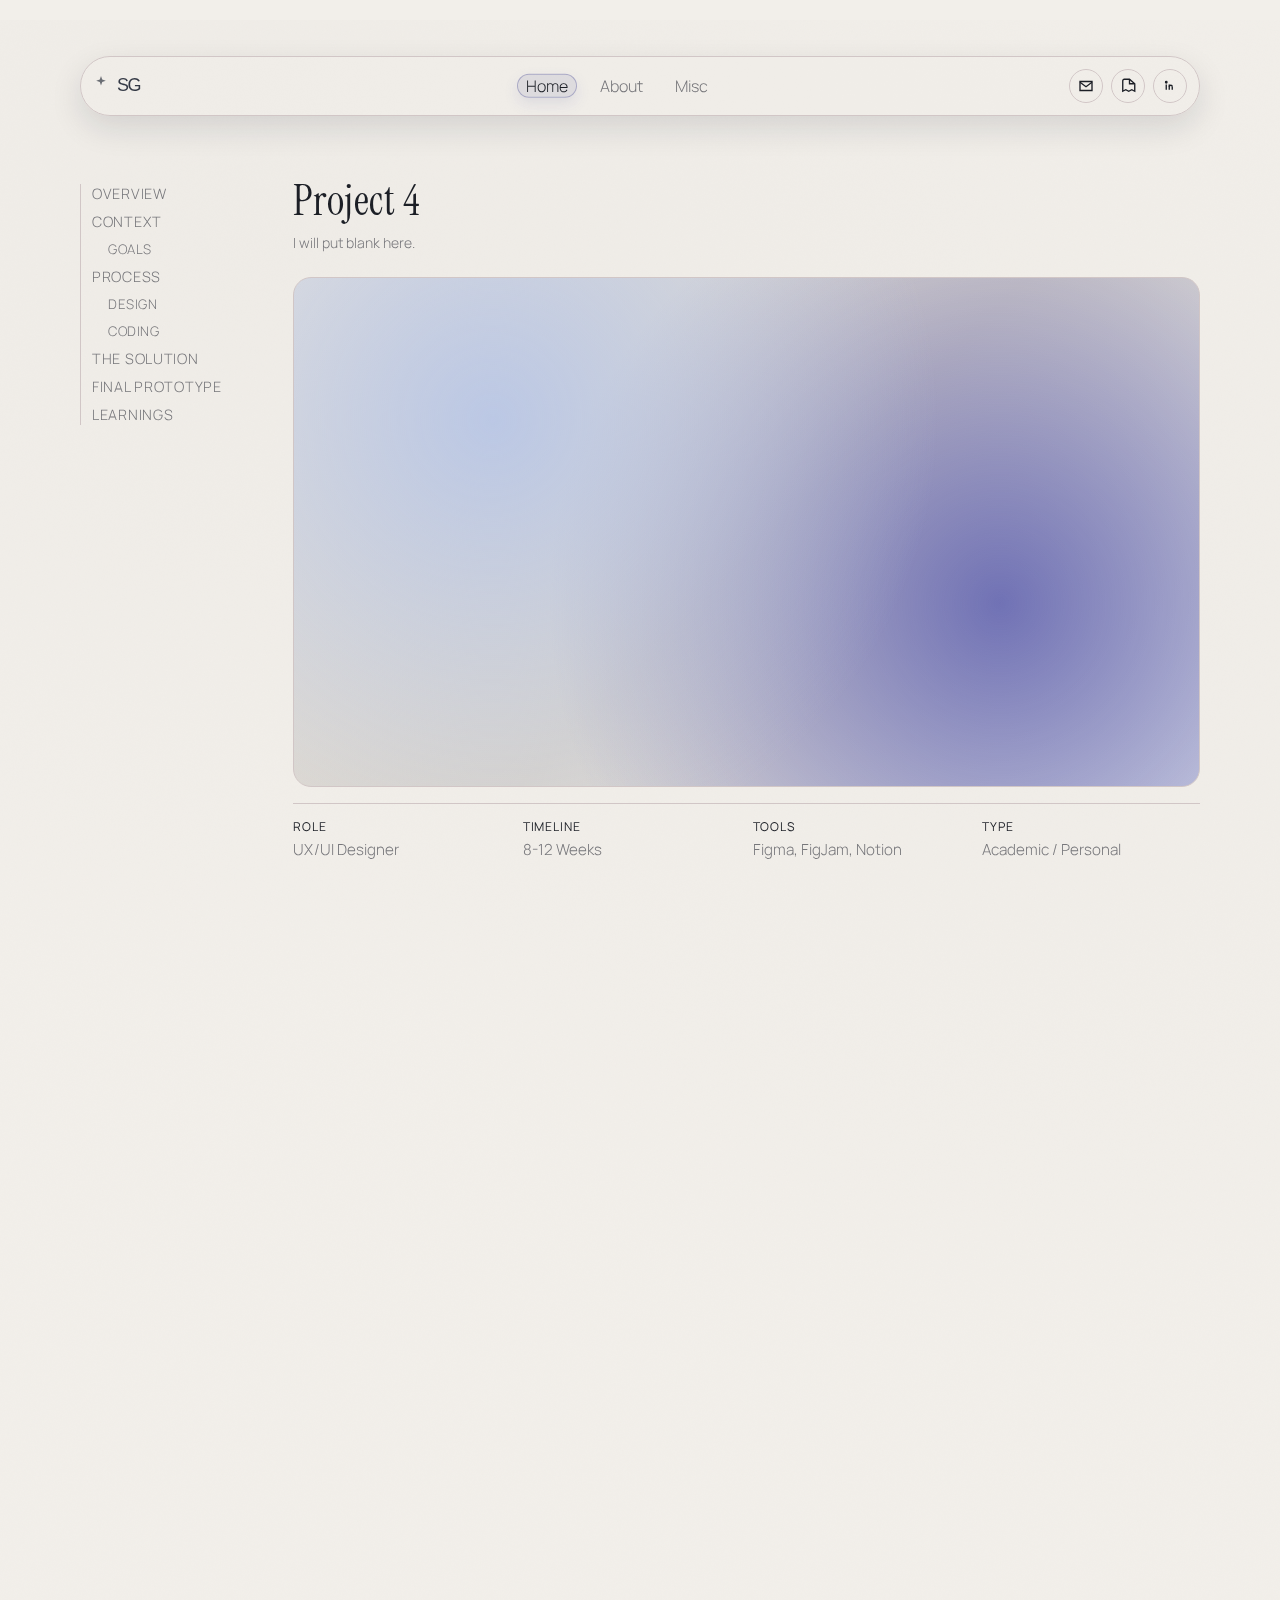
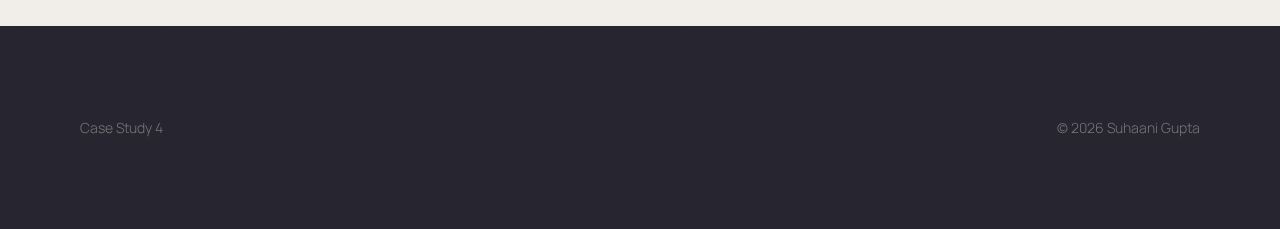
<file: project-4.html>
<!DOCTYPE html>
<html lang="en">
  <head>
    <meta charset="UTF-8" />
    <meta name="viewport" content="width=device-width, initial-scale=1.0" />
    <title>Project 4 | Suhaani Gupta</title>
    <link rel="preconnect" href="https://fonts.googleapis.com" />
    <link rel="preconnect" href="https://fonts.gstatic.com" crossorigin />
    <link href="https://fonts.googleapis.com/css2?family=Instrument+Serif:ital@0;1&family=Manrope:wght@300;400;500&display=swap" rel="stylesheet" />
    <link rel="stylesheet" href="styles.css" />
  </head>
  <body data-page="home">
    <nav class="floating-nav">
      <a class="logo" href="index.html" aria-label="Home">
        <svg width="72" height="28" viewBox="0 0 72 28" fill="none" xmlns="http://www.w3.org/2000/svg" aria-hidden="true">
          <path class="sparkle" d="M8 4L9.2 7.6L12.8 8.8L9.2 10L8 13.6L6.8 10L3.2 8.8L6.8 7.6L8 4Z" fill="#111827" fill-opacity=".7"/>
          <text x="24" y="19" font-family="Inter, sans-serif" font-size="18" font-weight="400" fill="#111827" letter-spacing="-1.5">SG</text>
        </svg>
      </a>
      <div class="nav-links">
        <span class="nav-indicator" aria-hidden="true"></span>
        <a class="nav-link" data-page="home" href="index.html"><span class="nav-label">Home</span></a>
        <a class="nav-link" data-page="about" href="about.html"><span class="nav-label">About</span></a>
        <a class="nav-link" data-page="misc" href="misc.html"><span class="nav-label">Misc</span></a>
      </div>
      <div class="nav-icons">
        <a class="icon-link" href="mailto:hello@suhaanigupta.com" aria-label="Email"><svg viewBox="0 0 24 24" fill="none" stroke="currentColor" stroke-width="1.8"><path d="M4 6h16v12H4z"/><path d="M4 7l8 6 8-6"/></svg></a>
        <a class="icon-link" href="#" aria-label="Resume"><svg viewBox="0 0 24 24" fill="none" stroke="currentColor" stroke-width="1.8"><path d="M14 3H7a2 2 0 0 0-2 2v14l4-2 4 2 4-2 4 2V9z"/><path d="M14 3v6h6"/></svg></a>
        <a class="icon-link" href="https://www.linkedin.com" target="_blank" rel="noreferrer" aria-label="LinkedIn"><svg viewBox="0 0 24 24" fill="none" stroke="currentColor" stroke-width="1.8"><path d="M7 10v7"/><path d="M11 10v7"/><path d="M15 13v4"/><circle cx="7" cy="7" r="1"/><path d="M11 13a2 2 0 0 1 4 0"/></svg></a>
      </div>
    </nav>

    <main>
      <div class="case-layout">
        <aside class="case-toc reveal" aria-label="Case study sections">
          <a href="#overview">Overview</a>
          <a href="#context">Context</a>
          <a class="toc-subitem" href="#goals">Goals</a>
          <a href="#process">Process</a>
          <a class="toc-subitem" href="#design">Design</a>
          <a class="toc-subitem" href="#coding">Coding</a>
          <a href="#solution">The Solution</a>
          <a href="#prototype">Final Prototype</a>
          <a href="#learnings">Learnings</a>
        </aside>

        <div class="case-content">
      <section id="overview" class="hero reveal">
        <h1>Project 4</h1>
        <p class="lead">I will put blank here.</p>
      </section>

      <section id="context" class="case-hero reveal">
        <div class="project-media case-cover"></div>
        <aside class="case-meta">
          <p><strong>Role</strong>UX/UI Designer</p>
          <p><strong>Timeline</strong>8-12 Weeks</p>
          <p><strong>Tools</strong>Figma, FigJam, Notion</p>
          <p><strong>Type</strong>Academic / Personal</p>
        </aside>
      </section>

            <section id="overview-details" class="case-section reveal">
        <h2>Overview</h2>
        <div class="case-block">
          <h3 id="goals" class="case-subsection">Goals</h3>
          <p>I will put blank here.</p>
        </div>
      </section>

      <section id="process" class="case-section reveal">
        <h2>Process</h2>
        <div class="case-block">
          <div class="case-subsection-wrap">
            <h3 id="design" class="case-subsection">Design</h3>
            <p>I will put blank here.</p>
          </div>
          <div class="case-subsection-wrap">
            <h3 id="coding" class="case-subsection">Coding</h3>
            <p>I will put blank here.</p>
          </div>
        </div>
      </section>

      <section id="solution" class="case-section reveal">
        <h2>The Solution</h2>
        <div class="case-block"><p>I will put blank here.</p></div>
      </section>

      <section id="prototype" class="case-section reveal">
        <h2>Final Prototype</h2>
        <div class="case-block"><p>I will put blank here.</p></div>
      </section>

      <section id="learnings" class="case-section reveal">
        <h2>Learnings</h2>
        <div class="case-block"><p>I will put blank here.</p></div>
      </section>

      <nav class="case-nav reveal">

        <a href="project-3.html">Previous Project</a>
        <a href="index.html">Back to Home</a>
        <a href="project-5.html">Next Project</a>
      </nav>
        </div>
      </div>
    </main>

    <footer>
      <span>Case Study 4</span>
      <span>© 2026 Suhaani Gupta</span>
    </footer>

    <script src="script.js"></script>
  </body>
</html>
</file>
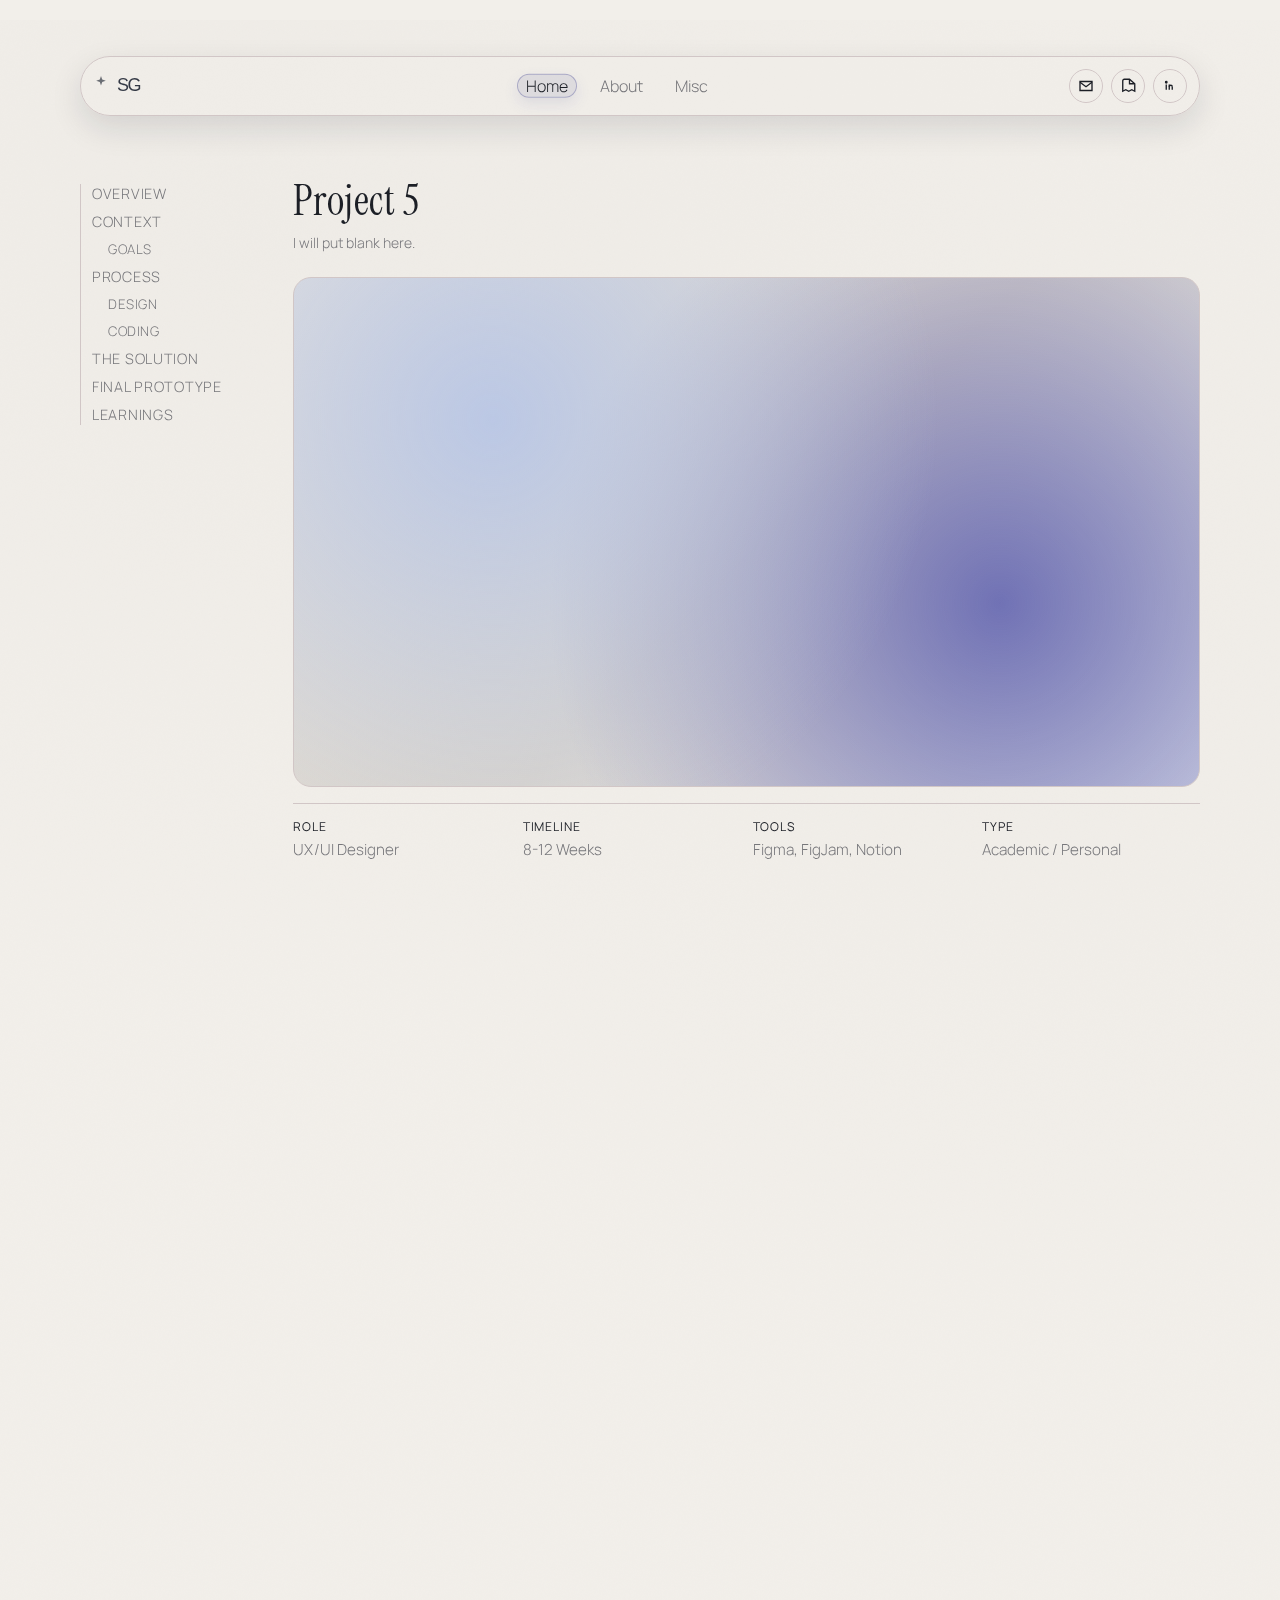
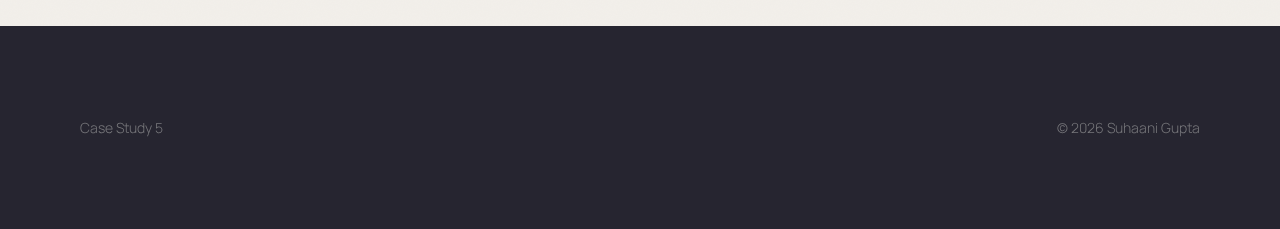
<file: project-5.html>
<!DOCTYPE html>
<html lang="en">
  <head>
    <meta charset="UTF-8" />
    <meta name="viewport" content="width=device-width, initial-scale=1.0" />
    <title>Project 5 | Suhaani Gupta</title>
    <link rel="preconnect" href="https://fonts.googleapis.com" />
    <link rel="preconnect" href="https://fonts.gstatic.com" crossorigin />
    <link href="https://fonts.googleapis.com/css2?family=Instrument+Serif:ital@0;1&family=Manrope:wght@300;400;500&display=swap" rel="stylesheet" />
    <link rel="stylesheet" href="styles.css" />
  </head>
  <body data-page="home">
    <nav class="floating-nav">
      <a class="logo" href="index.html" aria-label="Home">
        <svg width="72" height="28" viewBox="0 0 72 28" fill="none" xmlns="http://www.w3.org/2000/svg" aria-hidden="true">
          <path class="sparkle" d="M8 4L9.2 7.6L12.8 8.8L9.2 10L8 13.6L6.8 10L3.2 8.8L6.8 7.6L8 4Z" fill="#111827" fill-opacity=".7"/>
          <text x="24" y="19" font-family="Inter, sans-serif" font-size="18" font-weight="400" fill="#111827" letter-spacing="-1.5">SG</text>
        </svg>
      </a>
      <div class="nav-links">
        <span class="nav-indicator" aria-hidden="true"></span>
        <a class="nav-link" data-page="home" href="index.html"><span class="nav-label">Home</span></a>
        <a class="nav-link" data-page="about" href="about.html"><span class="nav-label">About</span></a>
        <a class="nav-link" data-page="misc" href="misc.html"><span class="nav-label">Misc</span></a>
      </div>
      <div class="nav-icons">
        <a class="icon-link" href="mailto:hello@suhaanigupta.com" aria-label="Email"><svg viewBox="0 0 24 24" fill="none" stroke="currentColor" stroke-width="1.8"><path d="M4 6h16v12H4z"/><path d="M4 7l8 6 8-6"/></svg></a>
        <a class="icon-link" href="#" aria-label="Resume"><svg viewBox="0 0 24 24" fill="none" stroke="currentColor" stroke-width="1.8"><path d="M14 3H7a2 2 0 0 0-2 2v14l4-2 4 2 4-2 4 2V9z"/><path d="M14 3v6h6"/></svg></a>
        <a class="icon-link" href="https://www.linkedin.com" target="_blank" rel="noreferrer" aria-label="LinkedIn"><svg viewBox="0 0 24 24" fill="none" stroke="currentColor" stroke-width="1.8"><path d="M7 10v7"/><path d="M11 10v7"/><path d="M15 13v4"/><circle cx="7" cy="7" r="1"/><path d="M11 13a2 2 0 0 1 4 0"/></svg></a>
      </div>
    </nav>

    <main>
      <div class="case-layout">
        <aside class="case-toc reveal" aria-label="Case study sections">
          <a href="#overview">Overview</a>
          <a href="#context">Context</a>
          <a class="toc-subitem" href="#goals">Goals</a>
          <a href="#process">Process</a>
          <a class="toc-subitem" href="#design">Design</a>
          <a class="toc-subitem" href="#coding">Coding</a>
          <a href="#solution">The Solution</a>
          <a href="#prototype">Final Prototype</a>
          <a href="#learnings">Learnings</a>
        </aside>

        <div class="case-content">
      <section id="overview" class="hero reveal">
        <h1>Project 5</h1>
        <p class="lead">I will put blank here.</p>
      </section>

      <section id="context" class="case-hero reveal">
        <div class="project-media case-cover"></div>
        <aside class="case-meta">
          <p><strong>Role</strong>UX/UI Designer</p>
          <p><strong>Timeline</strong>8-12 Weeks</p>
          <p><strong>Tools</strong>Figma, FigJam, Notion</p>
          <p><strong>Type</strong>Academic / Personal</p>
        </aside>
      </section>

            <section id="overview-details" class="case-section reveal">
        <h2>Overview</h2>
        <div class="case-block">
          <h3 id="goals" class="case-subsection">Goals</h3>
          <p>I will put blank here.</p>
        </div>
      </section>

      <section id="process" class="case-section reveal">
        <h2>Process</h2>
        <div class="case-block">
          <div class="case-subsection-wrap">
            <h3 id="design" class="case-subsection">Design</h3>
            <p>I will put blank here.</p>
          </div>
          <div class="case-subsection-wrap">
            <h3 id="coding" class="case-subsection">Coding</h3>
            <p>I will put blank here.</p>
          </div>
        </div>
      </section>

      <section id="solution" class="case-section reveal">
        <h2>The Solution</h2>
        <div class="case-block"><p>I will put blank here.</p></div>
      </section>

      <section id="prototype" class="case-section reveal">
        <h2>Final Prototype</h2>
        <div class="case-block"><p>I will put blank here.</p></div>
      </section>

      <section id="learnings" class="case-section reveal">
        <h2>Learnings</h2>
        <div class="case-block"><p>I will put blank here.</p></div>
      </section>

      <nav class="case-nav reveal">

        <a href="project-4.html">Previous Project</a>
        <a href="index.html">Back to Home</a>
        <a href="project-6.html">Next Project</a>
      </nav>
        </div>
      </div>
    </main>

    <footer>
      <span>Case Study 5</span>
      <span>© 2026 Suhaani Gupta</span>
    </footer>

    <script src="script.js"></script>
  </body>
</html>
</file>
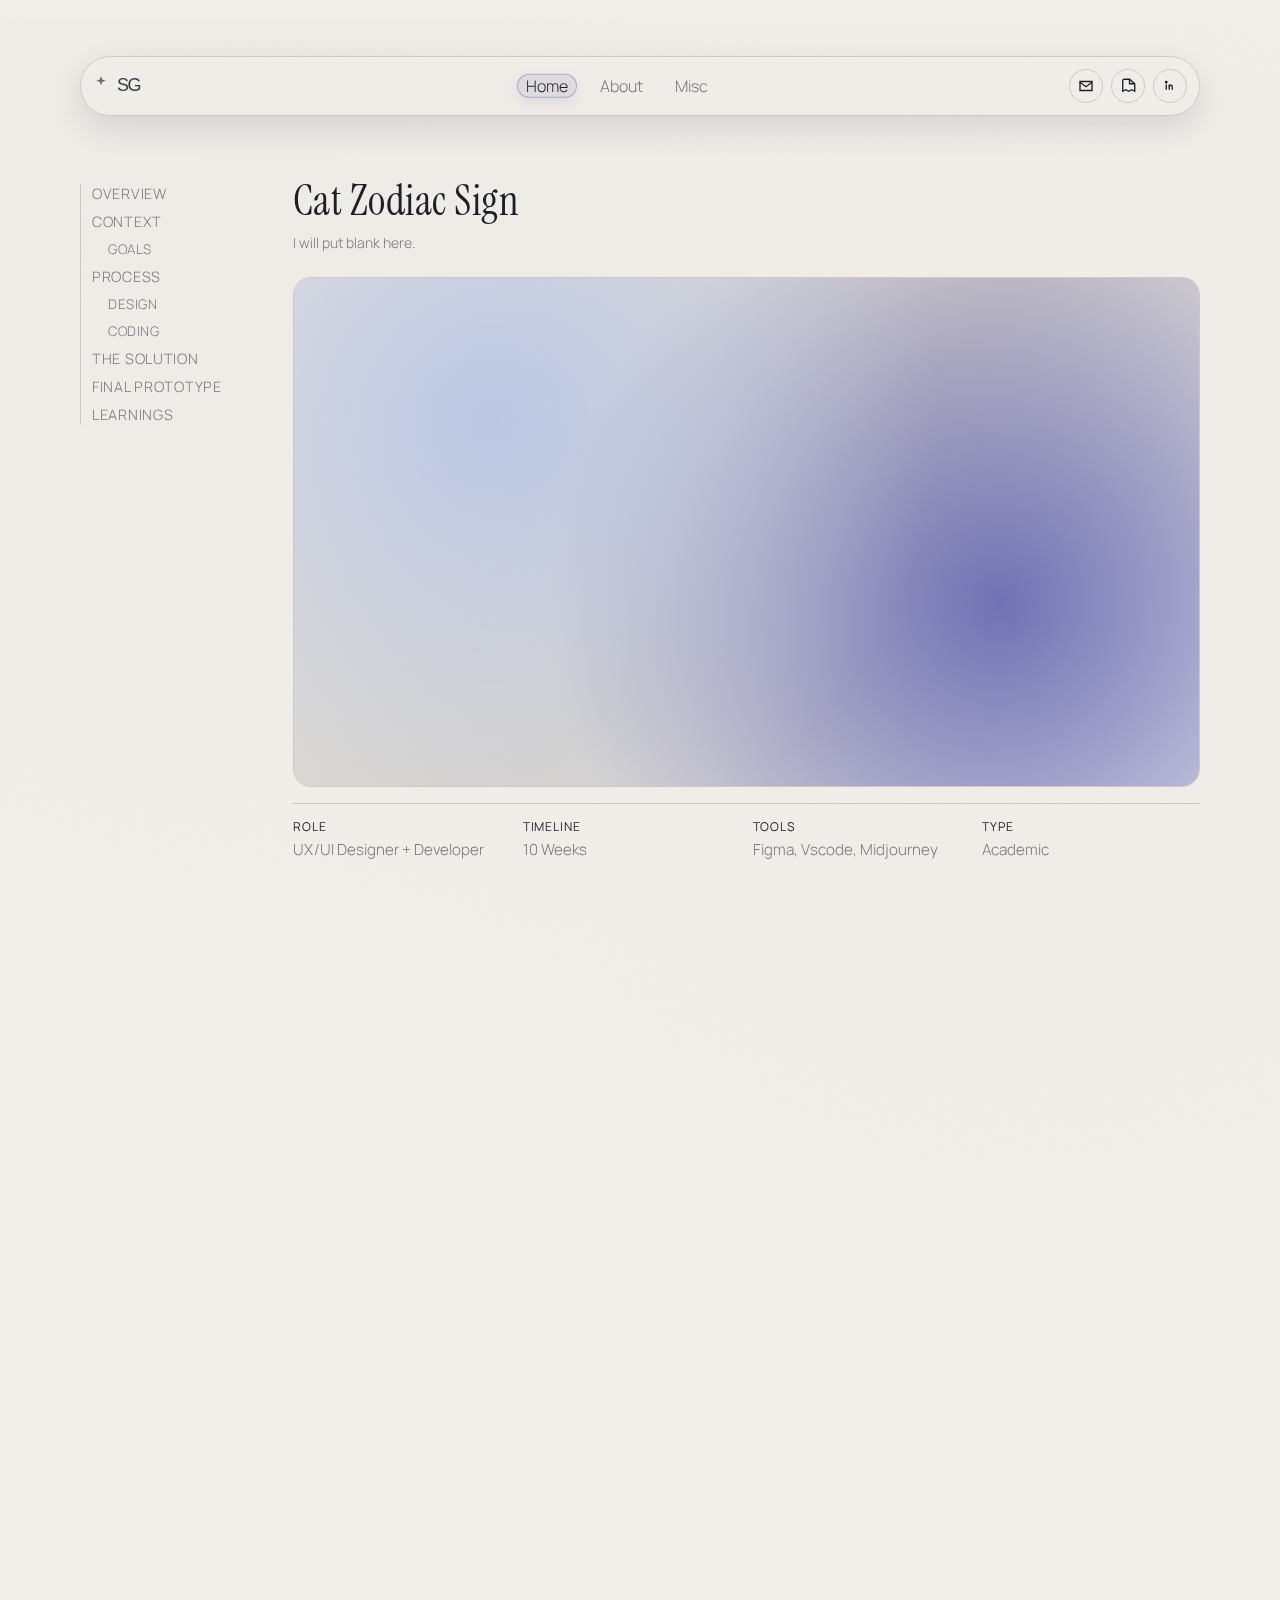
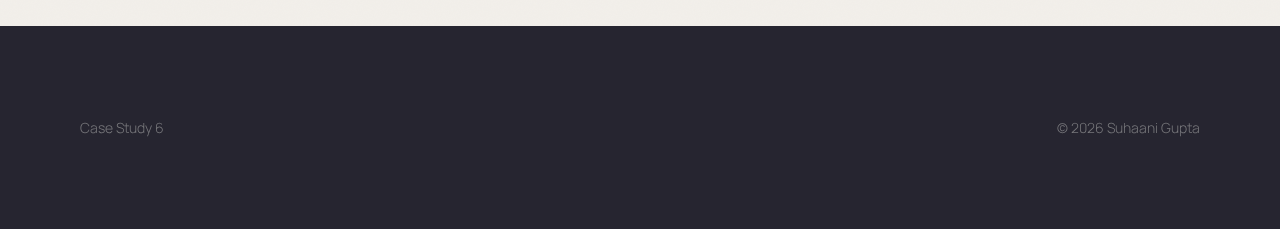
<file: project-6.html>
<!DOCTYPE html>
<html lang="en">
  <head>
    <meta charset="UTF-8" />
    <meta name="viewport" content="width=device-width, initial-scale=1.0" />
    <title>Project 6 | Suhaani Gupta</title>
    <link rel="preconnect" href="https://fonts.googleapis.com" />
    <link rel="preconnect" href="https://fonts.gstatic.com" crossorigin />
    <link href="https://fonts.googleapis.com/css2?family=Instrument+Serif:ital@0;1&family=Manrope:wght@300;400;500&display=swap" rel="stylesheet" />
    <link rel="stylesheet" href="styles.css" />
  </head>
  <body data-page="home">
    <nav class="floating-nav">
      <a class="logo" href="index.html" aria-label="Home">
        <svg width="72" height="28" viewBox="0 0 72 28" fill="none" xmlns="http://www.w3.org/2000/svg" aria-hidden="true">
          <path class="sparkle" d="M8 4L9.2 7.6L12.8 8.8L9.2 10L8 13.6L6.8 10L3.2 8.8L6.8 7.6L8 4Z" fill="#111827" fill-opacity=".7"/>
          <text x="24" y="19" font-family="Inter, sans-serif" font-size="18" font-weight="400" fill="#111827" letter-spacing="-1.5">SG</text>
        </svg>
      </a>
      <div class="nav-links">
        <span class="nav-indicator" aria-hidden="true"></span>
        <a class="nav-link" data-page="home" href="index.html"><span class="nav-label">Home</span></a>
        <a class="nav-link" data-page="about" href="about.html"><span class="nav-label">About</span></a>
        <a class="nav-link" data-page="misc" href="misc.html"><span class="nav-label">Misc</span></a>
      </div>
      <div class="nav-icons">
        <a class="icon-link" href="mailto:hello@suhaanigupta.com" aria-label="Email"><svg viewBox="0 0 24 24" fill="none" stroke="currentColor" stroke-width="1.8"><path d="M4 6h16v12H4z"/><path d="M4 7l8 6 8-6"/></svg></a>
        <a class="icon-link" href="#" aria-label="Resume"><svg viewBox="0 0 24 24" fill="none" stroke="currentColor" stroke-width="1.8"><path d="M14 3H7a2 2 0 0 0-2 2v14l4-2 4 2 4-2 4 2V9z"/><path d="M14 3v6h6"/></svg></a>
        <a class="icon-link" href="https://www.linkedin.com" target="_blank" rel="noreferrer" aria-label="LinkedIn"><svg viewBox="0 0 24 24" fill="none" stroke="currentColor" stroke-width="1.8"><path d="M7 10v7"/><path d="M11 10v7"/><path d="M15 13v4"/><circle cx="7" cy="7" r="1"/><path d="M11 13a2 2 0 0 1 4 0"/></svg></a>
      </div>
    </nav>

    <main>
      <div class="case-layout">
        <aside class="case-toc reveal" aria-label="Case study sections">
          <a href="#overview">Overview</a>
          <a href="#context">Context</a>
          <a class="toc-subitem" href="#goals">Goals</a>
          <a href="#process">Process</a>
          <a class="toc-subitem" href="#design">Design</a>
          <a class="toc-subitem" href="#coding">Coding</a>
          <a href="#solution">The Solution</a>
          <a href="#prototype">Final Prototype</a>
          <a href="#learnings">Learnings</a>
        </aside>

        <div class="case-content">
      <section id="overview" class="hero reveal">
        <h1>Cat Zodiac Sign</h1>
        <p class="lead">I will put blank here.</p>
      </section>

      <section id="context" class="case-hero reveal">
        <div class="project-media case-cover"></div>
        <aside class="case-meta">
          <p><strong>Role</strong>UX/UI Designer + Developer</p>
          <p><strong>Timeline</strong>10 Weeks</p>
          <p><strong>Tools</strong>Figma, Vscode, Midjourney</p>
          <p><strong>Type</strong>Academic</p>
        </aside>
      </section>

            <section id="overview-details" class="case-section reveal">
        <h2>Overview</h2>
        <div class="case-block">
          <h3 id="goals" class="case-subsection">Goals</h3>
          <p>I will put blank here.</p>
        </div>
      </section>

      <section id="process" class="case-section reveal">
        <h2>Process</h2>
        <div class="case-block">
          <div class="case-subsection-wrap">
            <h3 id="design" class="case-subsection">Design</h3>
            <p>I will put blank here.</p>
          </div>
          <div class="case-subsection-wrap">
            <h3 id="coding" class="case-subsection">Coding</h3>
            <p>I will put blank here.</p>
          </div>
        </div>
      </section>

      <section id="solution" class="case-section reveal">
        <h2>The Solution</h2>
        <div class="case-block"><p>I will put blank here.</p></div>
      </section>

      <section id="prototype" class="case-section reveal">
        <h2>Final Prototype</h2>
        <div class="case-block"><p>I will put blank here.</p></div>
      </section>

      <section id="learnings" class="case-section reveal">
        <h2>Learnings</h2>
        <div class="case-block"><p>I will put blank here.</p></div>
      </section>

      <nav class="case-nav reveal">

        <a href="project-5.html">Previous Project</a>
        <a href="index.html">Back to Home</a>
        <a href="project-1.html">Next Project</a>
      </nav>
        </div>
      </div>
    </main>

    <footer>
      <span>Case Study 6</span>
      <span>© 2026 Suhaani Gupta</span>
    </footer>

    <script src="script.js"></script>
  </body>
</html>
</file>
<file: styles.css>
:root {
  --bg: #f2efea;
  --surface: #e8e4dd;
  --surface-alt: #d9d4cc;
  --cool-surface: #e6e8ec;
  --text: #1c1f26;
  --muted: #77777b;
  --tertiary: #adabab;
  --accent: #2c3e75;
  --accent-strong: #1f3a8a;
  --accent-soft: #7c92c6;
  --accent-powder: #b8c6e6;
  --violet: #3c3fa3;
  --violet-muted: #5a5e9e;
  --charcoal: #1c1f26;
  --navy-deep: #1b2432;
  --soft-black: #121417;
  --terracotta: #c97a5c;
  --teal: #2e6f73;
  --olive: #7d8c6b;
  --line: #d1c6c6;
  --footer: #262530;
  --shadow: 0 10px 28px rgba(21, 18, 52, 0.08);
  --radius: 22px;
  --ease: cubic-bezier(0.22, 1, 0.36, 1);
}

* {
  box-sizing: border-box;
}

html,
body {
  margin: 0;
  padding: 0;
}

body {
  font-family: "Manrope", "Avenir Next", "Segoe UI", sans-serif;
  font-weight: 300;
  font-size: 15px;
  color: var(--text);
  background: var(--bg);
  min-height: 100vh;
  opacity: 0;
  transform: translateY(10px);
  transition: opacity 0.55s var(--ease), transform 0.55s var(--ease);
}

body::before {
  content: "";
  position: fixed;
  inset: 0;
  pointer-events: none;
  opacity: 0.08;
  mix-blend-mode: multiply;
  background-image:
    radial-gradient(circle at 20% 10%, rgba(0, 0, 0, 0.16) 0, rgba(0, 0, 0, 0) 42%),
    radial-gradient(circle at 80% 30%, rgba(0, 0, 0, 0.12) 0, rgba(0, 0, 0, 0) 48%),
    url("data:image/svg+xml,%3Csvg xmlns='http://www.w3.org/2000/svg' width='260' height='260'%3E%3Cfilter id='n'%3E%3CfeTurbulence type='fractalNoise' baseFrequency='.85' numOctaves='3' stitchTiles='stitch'/%3E%3C/filter%3E%3Crect width='260' height='260' filter='url(%23n)' opacity='.25'/%3E%3C/svg%3E");
  background-size: cover, cover, 260px 260px;
}

body.loaded {
  opacity: 1;
  transform: translateY(0);
}

body.page-exit {
  opacity: 0;
  transform: translateY(8px);
}

a {
  color: inherit;
  text-decoration: none;
}

img {
  max-width: 100%;
  display: block;
}

main {
  width: min(1300px, calc(100vw - 160px));
  margin: 32px auto 0;
  padding-bottom: 64px;
}

main > section + section {
  margin-top: 88px;
}

.floating-nav {
  position: sticky;
  top: 56px;
  left: auto;
  transform: none;
  width: min(1300px, calc(100vw - 160px));
  margin: 20px auto 0;
  display: flex;
  align-items: center;
  justify-content: space-between;
  gap: 12px;
  padding: 10px 12px;
  border: 1px solid var(--line);
  border-radius: 999px;
  background: rgba(242, 239, 234, 0.62);
  backdrop-filter: blur(16px) saturate(140%);
  -webkit-backdrop-filter: blur(16px) saturate(140%);
  box-shadow: 0 12px 32px rgba(17, 24, 39, 0.12);
  z-index: 20;
  transition: transform 0.35s var(--ease), padding 0.35s var(--ease), top 0.35s var(--ease);
}

.floating-nav.compact {
  top: 56px;
  padding: 7px 10px;
}

.nav-links,
.nav-icons {
  display: flex;
  align-items: center;
  gap: 8px;
}

.logo {
  display: inline-flex;
  align-items: center;
  gap: 10px;
  text-decoration: none;
}

.logo svg {
  overflow: visible;
  opacity: 0.85;
  transition: transform 0.2s ease, opacity 0.2s ease;
}

.logo .sparkle {
  transform-origin: 8px 9px;
  animation: sparkleTwinkle 1.8s ease-in-out infinite;
}

.logo:hover svg {
  transform: translateY(-2px);
  opacity: 1;
}

@keyframes sparkleTwinkle {
  0%,
  100% {
    transform: rotate(0deg) scale(1);
    opacity: 0.65;
  }
  45% {
    transform: rotate(8deg) scale(1.12);
    opacity: 1;
  }
  70% {
    transform: rotate(-6deg) scale(0.98);
    opacity: 0.75;
  }
}

.nav-links {
  position: relative;
}

.nav-link {
  position: relative;
  z-index: 1;
  font-size: 16px;
  font-weight: 300;
  padding: 8px 12px;
  border-radius: 999px;
  color: var(--muted);
  transition: color 0.3s var(--ease);
}

.nav-link .nav-label {
  position: relative;
  z-index: 2;
}

.nav-link:hover,
.nav-link.active {
  color: var(--text);
}

.nav-indicator {
  position: absolute;
  top: 50%;
  left: 0;
  width: 0;
  height: 64%;
  border-radius: 999px;
  background: rgba(104, 107, 165, 0.14);
  border: 1px solid rgba(104, 107, 165, 0.45);
  box-shadow: 0 6px 14px rgba(104, 107, 165, 0.15);
  transition: transform 0.42s var(--ease), width 0.42s var(--ease), box-shadow 0.28s var(--ease);
}

.nav-indicator.bounce {
  box-shadow: 0 10px 22px rgba(104, 107, 165, 0.24);
}

.icon-link {
  width: 34px;
  height: 34px;
  display: grid;
  place-items: center;
  border-radius: 50%;
  border: 1px solid var(--line);
  background: transparent;
  transition: transform 0.3s var(--ease), border-color 0.3s var(--ease), background 0.3s var(--ease);
}

.icon-link:hover {
  transform: translateY(-3px) scale(1.05);
  border-color: rgba(104, 107, 165, 0.45);
  background: rgba(104, 107, 165, 0.12);
}

.icon-link svg {
  width: 18px;
  height: 18px;
}

.hero {
  padding: 18px 0;
}

.hero:not(.home-hero) {
  padding-top: 68px;
}

.home-hero {
  min-height: calc(82vh - 120px);
  display: flex;
  flex-direction: column;
  justify-content: center;
  padding: 22px 0 20px;
  padding-left: 44px;
  position: relative;
}

h1,
h2,
h3 {
  font-family: "Instrument Serif", "Times New Roman", serif;
  line-height: 1.02;
  margin: 0;
  font-weight: 400;
  letter-spacing: 0.015em;
}

h1 {
  font-size: clamp(1.8rem, 4.2vw, 2.6rem);
  margin-top: 0;
  letter-spacing: 0.012em;
}

h2 {
  font-size: clamp(1.45rem, 2.7vw, 1.75rem);
}

.lead {
  max-width: 55%;
  color: var(--muted);
  margin: 10px 0 0;
  line-height: 1.6;
  font-size: 14px;
}

.home-hero h1 {
  font-size: clamp(1.7rem, 4vw, 2.7rem);
  line-height: 1.05;
  letter-spacing: 0.01em;
}

.home-hero .lead {
  font-size: 14px;
  max-width: 48%;
  margin-top: 22px;
}

.hero-hand {
  display: inline-flex;
  width: 112px;
  margin-left: 6px;
  vertical-align: middle;
  opacity: 0.95;
  pointer-events: none;
}

.hero-hand img {
  width: 100%;
  height: auto;
  display: block;
  filter: drop-shadow(0 16px 28px rgba(0, 0, 0, 0.10));
  transform-origin: 30% 70%;
  animation:
    handFloat 6.2s ease-in-out infinite,
    handWave 2.4s ease-in-out infinite,
    handJitter 1.2s steps(2, end) infinite;
}

@keyframes handFloat {
  0%,
  100% {
    transform: translateY(0px);
  }
  50% {
    transform: translateY(-6px);
  }
} 

@keyframes handWave {
  0%,
  100% {
    rotate: 0deg;
  }
  20% {
    rotate: 7deg;
  }
  40% {
    rotate: -4deg;
  }
  60% {
    rotate: 6deg;
  }
  80% {
    rotate: -2deg;
  }
}

@keyframes handJitter {
  0%,
  100% {
    transform: translate(0, 0);
  }
  50% {
    transform: translate(0.6px, -0.4px);
  }
}

.home-title {
  letter-spacing: 0.01em;
}

.home-title .title-manrope {
  font-family: "Manrope", "Avenir Next", "Segoe UI", sans-serif;
  font-style: normal;
  font-weight: 600;
}

.home-title .title-newsreader {
  font-family: "Instrument Serif", "Times New Roman", serif;
  font-style: italic;
  font-weight: 400;
  letter-spacing: 0.02em;
}

.typing-name {
  position: relative;
  display: inline-block;
  min-width: 7ch;
}

.typing-name::after {
  content: "";
  position: absolute;
  right: -0.08em;
  top: 0.08em;
  width: 1px;
  height: 0.88em;
  background: currentColor;
  animation: caret-blink 0.9s steps(1, end) infinite;
}

@keyframes caret-blink {
  50% {
    opacity: 0;
  }
}

.projects-grid {
  margin-top: 8px;
  display: grid;
  grid-template-columns: repeat(2, minmax(0, 490px));
  justify-content: center;
  gap: 26px;
}

.home-hero + .projects-grid {
  gap: 26px;
}

.home-hero + .projects-grid .project-card {
  min-height: 190px;
}

.home-hero + .projects-grid .project-content {
  padding: 11px 12px 12px;
}

.home-hero + .projects-grid .project-title {
  font-size: clamp(1.02rem, 1.55vw, 1.34rem);
}

.home-hero + .projects-grid .project-tag {
  font-size: 0.78rem;
}

.project-card {
  position: relative;
  display: flex;
  flex-direction: column;
  overflow: hidden;
  border-radius: var(--radius);
  border: 1px solid var(--line);
  background: rgba(255, 255, 255, 0.72);
  box-shadow: var(--shadow);
  backdrop-filter: blur(10px);
  -webkit-backdrop-filter: blur(10px);
  min-height: 180px;
  transition: transform 0.35s var(--ease), box-shadow 0.35s var(--ease);
  transform-style: preserve-3d;
}

.project-card:hover {
  transform: translateY(-6px);
  box-shadow: 0 18px 55px rgba(17, 24, 39, 0.12);
}

.project-media {
  aspect-ratio: 16 / 9;
  background:
    radial-gradient(circle at 22% 28%, rgba(184, 198, 230, 0.92), rgba(184, 198, 230, 0) 56%),
    radial-gradient(circle at 78% 64%, rgba(60, 63, 163, 0.68), rgba(60, 63, 163, 0) 58%),
    linear-gradient(135deg, #e8e4dd 0%, #d9d4cc 52%, #e6e8ec 100%);
  overflow: hidden;
}

.project-media::after {
  content: "";
  position: absolute;
  inset: 0;
  background: radial-gradient(circle at var(--mx, 50%) var(--my, 50%), rgba(255, 255, 255, 0.28), transparent 40%);
  opacity: 0;
  transition: opacity 0.35s var(--ease);
}

.project-card:hover .project-media::after {
  opacity: 1;
}

.project-content {
  padding: 10px 11px 11px;
}

.project-title {
  font-size: clamp(1rem, 1.6vw, 1.35rem);
  line-height: 1;
}

.project-tag {
  margin-top: 6px;
  color: var(--muted);
  font-size: 12px;
  display: inline-flex;
  width: fit-content;
  border: 1px solid rgba(17, 24, 39, 0.08);
  padding: 5px 9px;
  border-radius: 999px;
  background: rgba(255, 255, 255, 0.45);
}

.project-arrow {
  position: absolute;
  right: 12px;
  bottom: 12px;
  width: 28px;
  height: 28px;
  border-radius: 50%;
  border: 1px solid var(--line);
  display: grid;
  place-items: center;
  transition: transform 0.3s var(--ease), background 0.3s var(--ease);
}

.project-card:hover .project-arrow {
  transform: rotate(-16deg) scale(1.05);
  background: rgba(104, 107, 165, 0.2);
}

.section {
  padding: 14px 0;
}

.split {
  display: grid;
  grid-template-columns: 1fr 1fr;
  gap: 14px;
}

.panel {
  background: var(--surface);
  border: 1px solid var(--line);
  border-radius: var(--radius);
  padding: 16px;
  box-shadow: var(--shadow);
}

.panel h3 {
  font-size: clamp(1.35rem, 2.2vw, 1.85rem);
}

.panel p,
.panel li {
  color: var(--muted);
  line-height: 1.55;
  font-size: 14px;
}

.panel ul {
  margin: 10px 0 0;
  padding-left: 18px;
}

.misc-grid {
  margin-top: 16px;
  columns: 3 260px;
  column-gap: 10px;
}

.misc-item {
  break-inside: avoid;
  margin-bottom: 10px;
  border-radius: 18px;
  min-height: 130px;
  border: 1px solid var(--line);
  background: linear-gradient(160deg, rgba(158, 159, 226, 0.16), rgba(104, 107, 165, 0.12));
  padding: 12px;
  display: flex;
  align-items: flex-end;
  box-shadow: var(--shadow);
  transition: transform 0.35s var(--ease);
}

.misc-item:hover {
  transform: translateY(-4px);
}

.case-layout {
  display: grid;
  grid-template-columns: 185px minmax(0, 1fr);
  gap: 28px;
  align-items: start;
  margin-top: 8px;
}

.case-toc {
  position: sticky;
  top: 116px;
  display: flex;
  flex-direction: column;
  gap: 8px;
  padding-top: 68px;
  padding-left: 12px;
}

.case-toc::before {
  content: "";
  position: absolute;
  left: 0;
  top: 68px;
  bottom: 0;
  width: 1px;
  background: var(--line);
}

.case-toc a {
  color: var(--muted);
  font-size: 0.9rem;
  letter-spacing: 0.05em;
  text-transform: uppercase;
  width: fit-content;
  border-bottom: 1px solid transparent;
  transition: color 0.25s var(--ease), border-color 0.25s var(--ease), transform 0.25s var(--ease);
}

.case-toc a:hover {
  color: var(--text);
  border-bottom-color: rgba(28, 31, 38, 0.25);
  transform: translateX(3px);
}

.case-toc .toc-subitem {
  margin-left: 16px;
  font-size: 0.83rem;
  letter-spacing: 0.045em;
}

.case-content {
  min-width: 0;
}

.case-hero {
  margin-top: 4px;
  display: grid;
  gap: 16px;
}

.case-cover {
  min-height: 190px;
  border-radius: 18px;
  border: 1px solid var(--line);
}

.case-meta {
  display: grid;
  grid-template-columns: repeat(4, minmax(0, 1fr));
  gap: 12px;
  border-top: 1px solid var(--line);
  padding-top: 14px;
}

.case-meta p {
  margin: 0;
  color: var(--muted);
  font-size: 0.95rem;
  line-height: 1.45;
}

.case-meta strong {
  display: block;
  margin-bottom: 3px;
  font-size: 0.76rem;
  letter-spacing: 0.07em;
  text-transform: uppercase;
  color: var(--text);
}

.case-section {
  margin-top: 24px;
}

.case-section h2 {
  margin-bottom: 10px;
  font-size: clamp(1.45rem, 2.4vw, 1.95rem);
}

.case-block {
  border-top: 1px solid var(--line);
  padding-top: 12px;
}

.case-block p {
  margin: 0;
  color: var(--muted);
  line-height: 1.6;
  font-size: 1rem;
  max-width: 74ch;
}

.case-subsection {
  margin: 0 0 8px;
  font-size: 1rem;
  font-weight: 400;
  letter-spacing: 0.01em;
}

.case-subsection-wrap {
  margin-left: 14px;
  padding-left: 14px;
  border-left: 1px solid rgba(28, 31, 38, 0.14);
}

.case-subsection-wrap + .case-subsection-wrap {
  margin-top: 16px;
}

.case-nav {
  margin-top: 28px;
  display: flex;
  justify-content: space-between;
  gap: 12px;
}

.case-nav a {
  border: 1px solid var(--line);
  border-radius: 999px;
  padding: 8px 12px;
  background: var(--surface);
  transition: transform 0.3s var(--ease), border-color 0.3s var(--ease);
}

.case-nav a:hover {
  transform: translateY(-2px);
  border-color: rgba(104, 107, 165, 0.5);
}

footer {
  width: 100%;
  margin: 0;
  padding: 92px max(80px, calc((100vw - 1300px) / 2)) 92px;
  background: var(--footer);
  color: var(--muted);
  display: flex;
  justify-content: space-between;
  align-items: flex-end;
  gap: 10px;
  font-size: 14px;
  font-weight: 300;
  position: relative;
  z-index: 2;
}

.reveal {
  opacity: 0;
  transform: translateY(16px);
  transition: opacity 0.5s var(--ease), transform 0.5s var(--ease);
}

.reveal.visible {
  opacity: 1;
  transform: translateY(0);
}

.cursor-label {
  position: fixed;
  top: 0;
  left: 0;
  transform: translate(-50%, -50%) scale(0.92);
  opacity: 0;
  pointer-events: none;
  z-index: 40;
  background: var(--text);
  color: #fff;
  border-radius: 999px;
  padding: 7px 12px;
  font-size: 0.75rem;
  letter-spacing: 0.04em;
  text-transform: uppercase;
  transition: opacity 0.22s ease, transform 0.22s var(--ease);
}

.cursor-label.show {
  opacity: 1;
  transform: translate(-50%, -50%) scale(1);
}

.site-banner {
  position: sticky;
  top: 0;
  z-index: 120;
  width: 100%;
  border-bottom: 1px solid var(--line);
  background: rgba(242, 239, 234, 0.94);
  backdrop-filter: blur(8px);
  -webkit-backdrop-filter: blur(8px);
  text-align: center;
  color: var(--text);
  font-size: 0.85rem;
  letter-spacing: 0.05em;
  text-transform: uppercase;
  padding: 8px 14px;
}

@media (max-width: 920px) {
  .projects-grid,
  .split,
  .case-hero,
  .case-meta {
    grid-template-columns: 1fr;
  }

  .case-layout {
    grid-template-columns: 1fr;
    gap: 18px;
  }

  .case-toc {
    position: static;
    flex-direction: row;
    flex-wrap: wrap;
    gap: 10px 14px;
    padding-bottom: 4px;
    border-bottom: 1px solid var(--line);
  }

  .case-toc .toc-subitem {
    margin-left: 0;
  }

  .case-cover {
    min-height: 160px;
  }

  .floating-nav {
    width: calc(100vw - 48px);
    padding: 8px;
  }

  .nav-link {
    padding: 8px 10px;
    font-size: 14px;
  }

  .icon-link {
    width: 34px;
    height: 34px;
  }

  main {
    width: calc(100vw - 48px);
    margin-top: 94px;
  }

  .home-hero {
    min-height: auto;
    padding-top: 20px;
    padding-left: 0;
    padding-right: 0;
  }

  .hero-hand {
    width: 92px;
    margin-left: 6px;
  }

  .lead,
  .home-hero .lead {
    max-width: 100%;
  }

  footer {
    padding: 80px 24px;
    font-size: 14px;
  }
}

@media (prefers-reduced-motion: reduce) {
  .logo .sparkle {
    animation: none;
  }

  .hero-hand img {
    animation: none;
  }
}

@media (max-width: 620px) {
  .floating-nav {
    flex-wrap: wrap;
    border-radius: 18px;
  }

  .nav-links,
  .nav-icons {
    width: 100%;
    justify-content: center;
  }

  .nav-indicator {
    display: none;
  }
}
</file>
